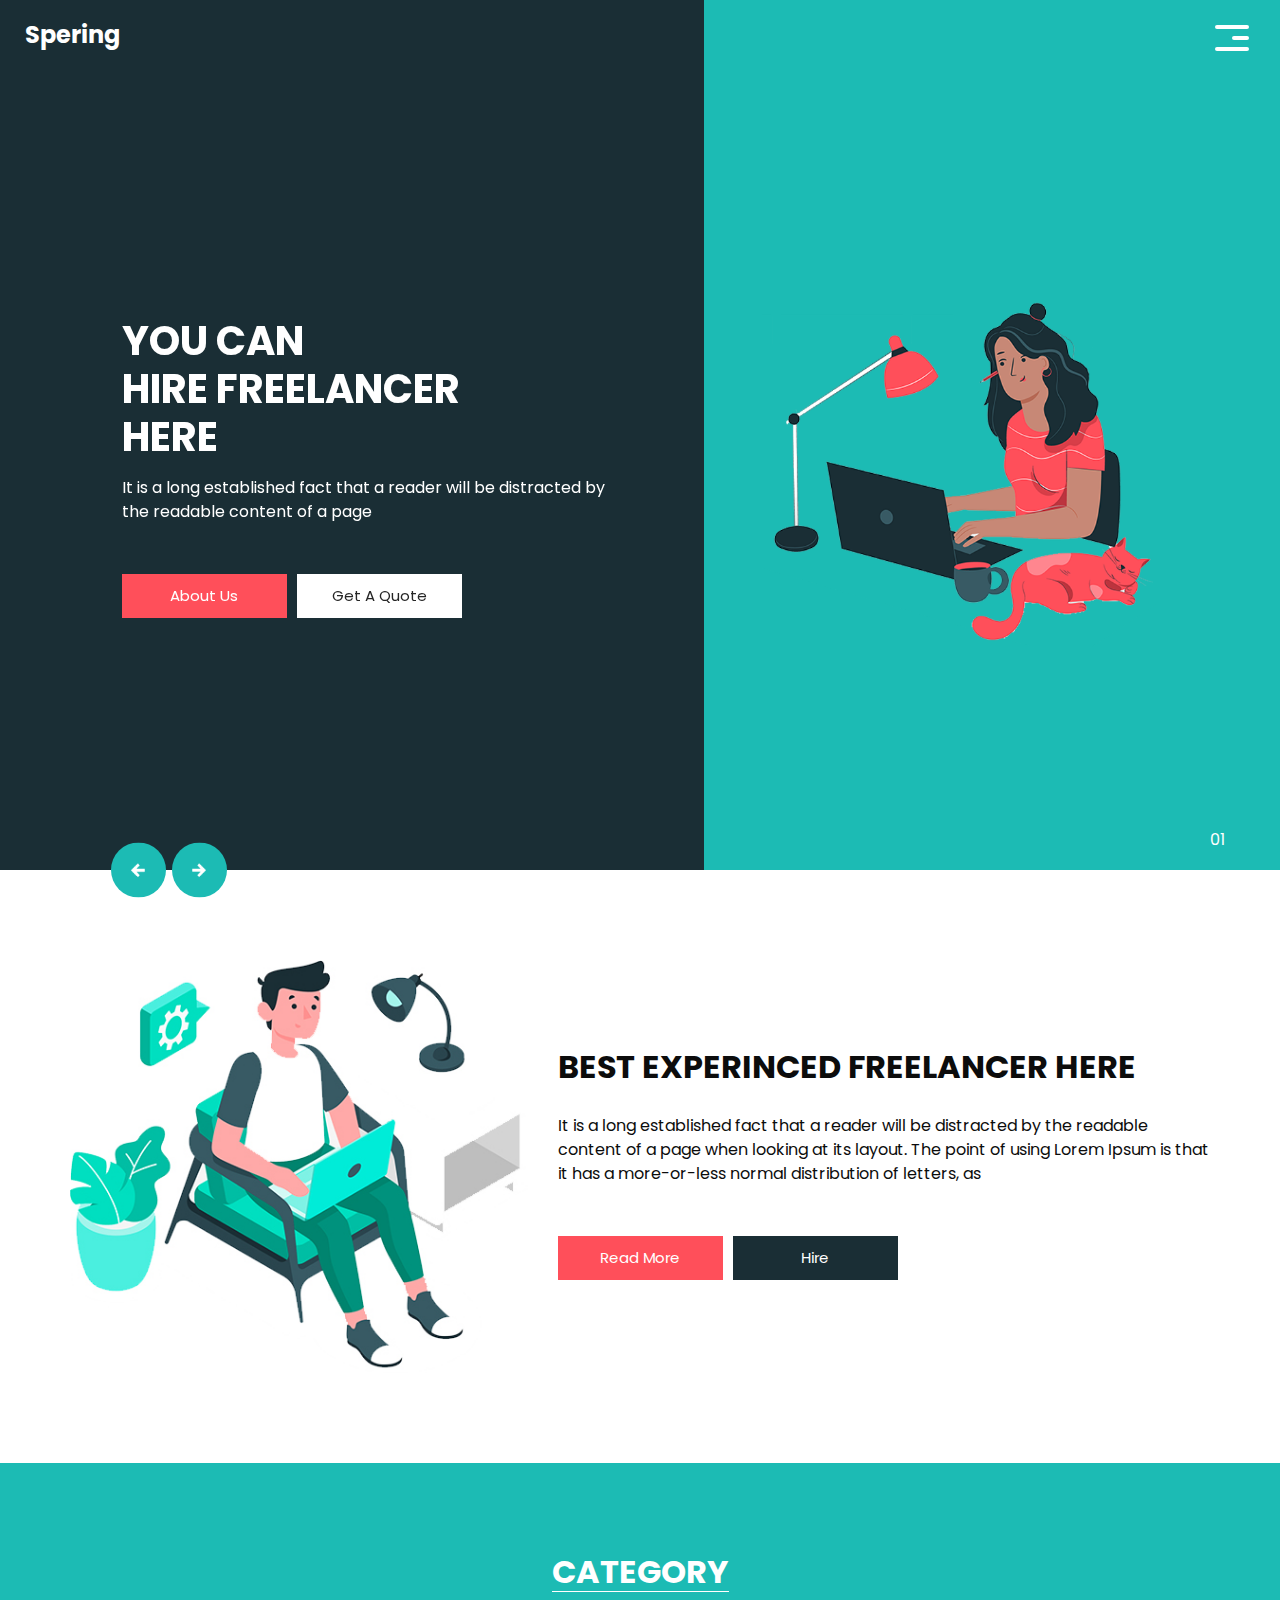
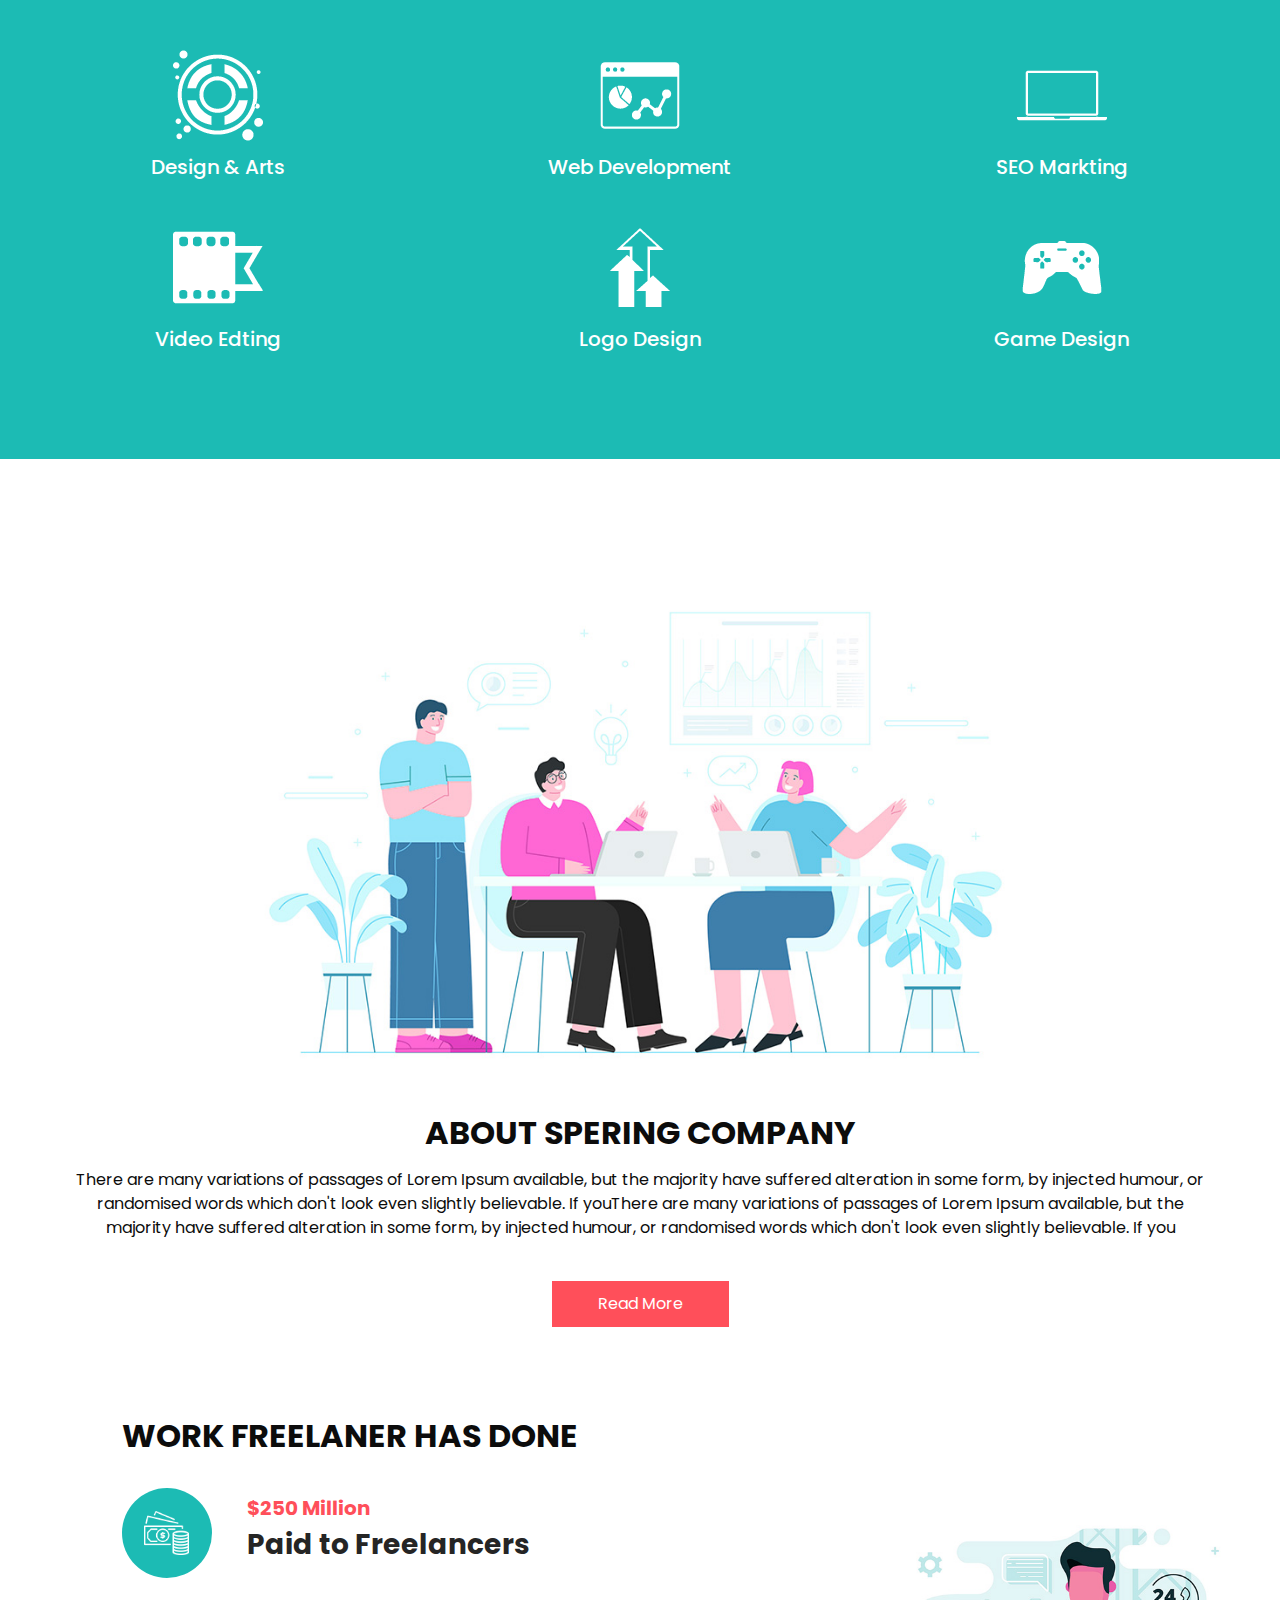
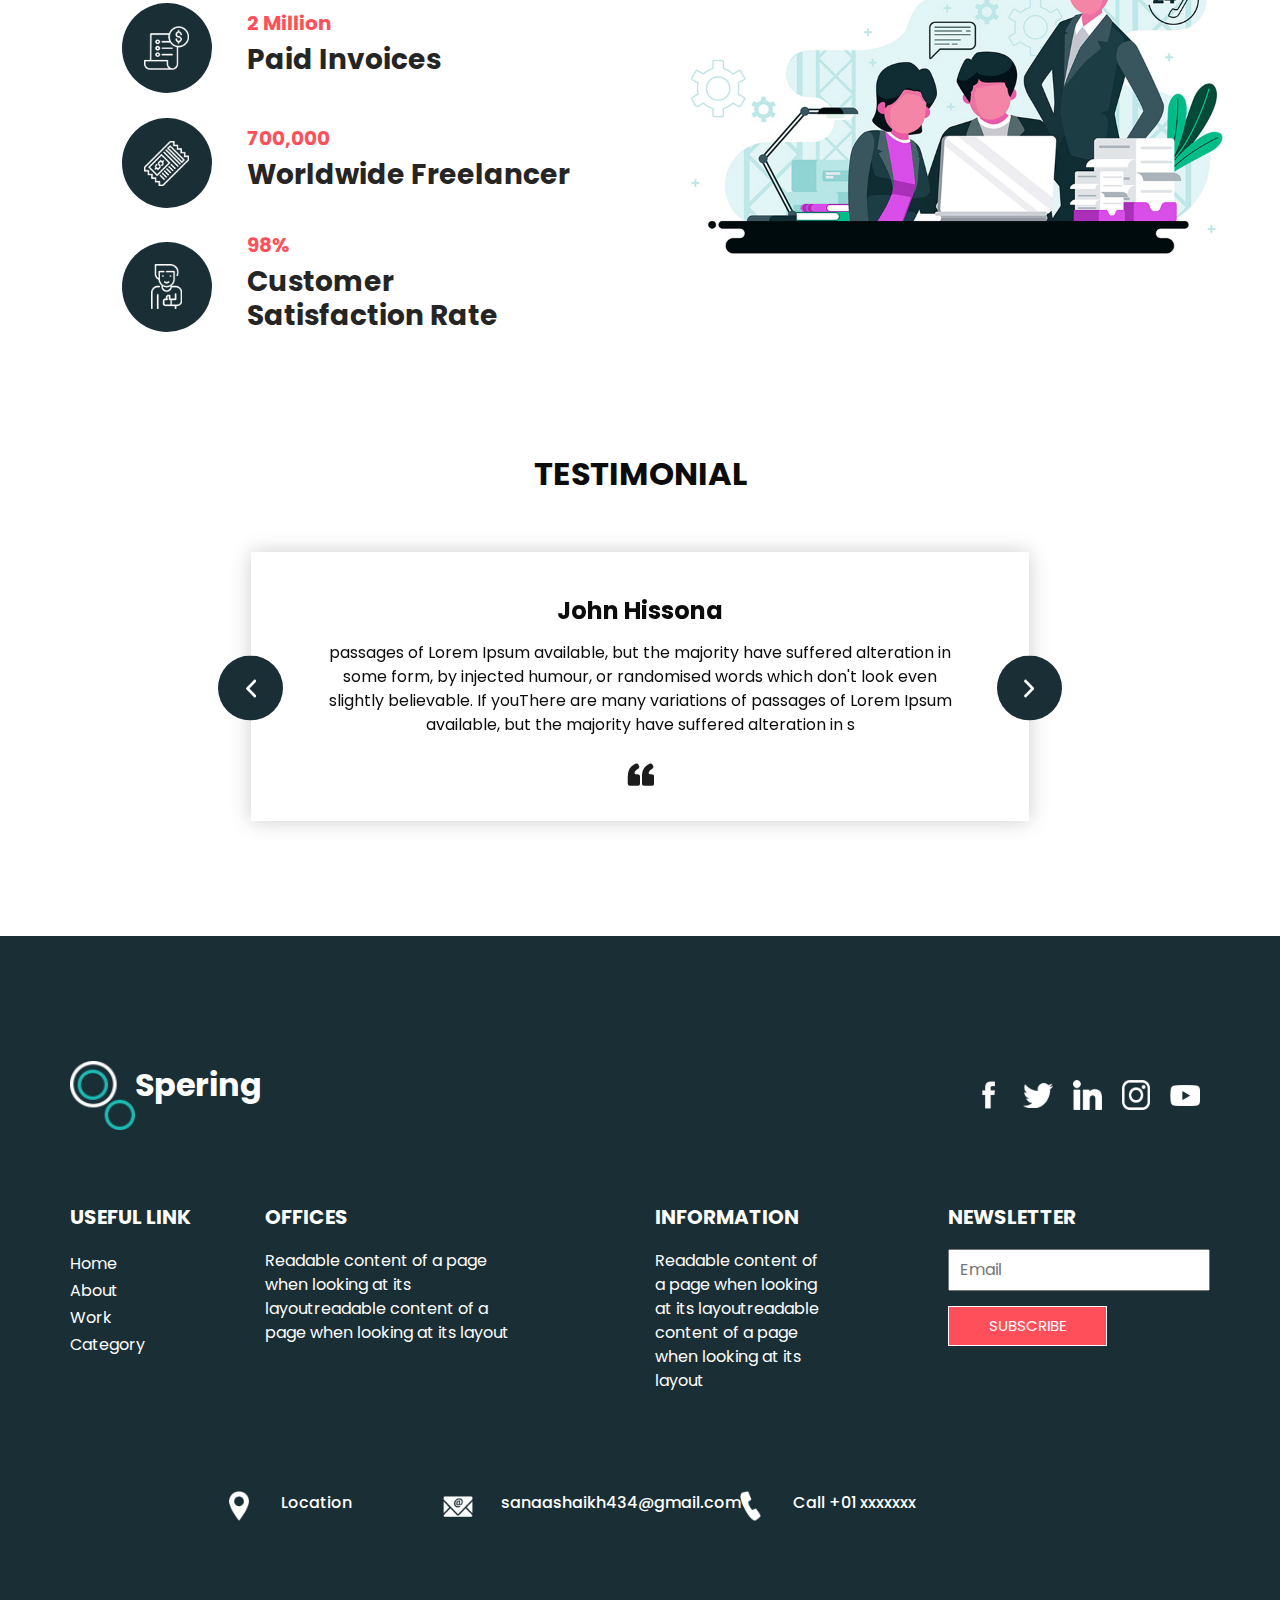
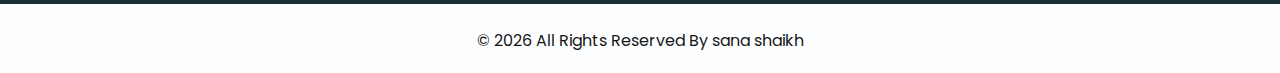
<file: profileone/index.html>
<!DOCTYPE html>
<html>

<head>
  <!-- Basic -->
  <meta charset="utf-8" />
  <meta http-equiv="X-UA-Compatible" content="IE=edge" />
  <!-- Mobile Metas -->
  <meta name="viewport" content="width=device-width, initial-scale=1, shrink-to-fit=no" />
  <!-- Site Metas -->
  <meta name="keywords" content="" />
  <meta name="description" content="" />
  <meta name="author" content="" />

  <title>Spering</title>

  <!-- bootstrap core css -->
  <link rel="stylesheet" type="text/css" href="css/bootstrap.css" />

  <link href="https://fonts.googleapis.com/css?family=Poppins:400,700&display=swap" rel="stylesheet">
  <!-- Custom styles for this template -->
  <link href="css/style.css" rel="stylesheet" />
  <!-- responsive style -->
  <link href="css/responsive.css" rel="stylesheet" />
</head>

<body>
  <div class="hero_area">
    <!-- header section strats -->
    <header class="header_section">
      <div class="container-fluid">
        <nav class="navbar navbar-expand-lg custom_nav-container">
          <a class="navbar-brand" href="index.html">
            
            <span>
              Spering
            </span>
          </a>
          <button class="navbar-toggler" type="button" data-toggle="collapse" data-target="#navbarSupportedContent" aria-controls="navbarSupportedContent" aria-expanded="false" aria-label="Toggle navigation">
            <span class="navbar-toggler-icon"></span>
          </button>

          <div class="collapse navbar-collapse" id="navbarSupportedContent">
            <ul class="navbar-nav  ">
              <li class="nav-item active">
                <a class="nav-link" href="index.html">Home <span class="sr-only">(current)</span></a>
              </li>
              <li class="nav-item">
                <a class="nav-link" href="about.html"> About</a>
              </li>
              <li class="nav-item">
                <a class="nav-link" href="work.html">Work </a>
              </li>
              <li class="nav-item">
                <a class="nav-link" href="category.html"> Category </a>
              </li>
            </ul>
            <div class="user_option">
              <a href="">
                <span>
                  Login
                </span>
              </a>
              <form class="form-inline my-2 my-lg-0 ml-0 ml-lg-4 mb-3 mb-lg-0">
                <button class="btn  my-2 my-sm-0 nav_search-btn" type="submit"></button>
              </form>
            </div>
          </div>
          <div>
            <div class="custom_menu-btn ">
              <button>
                <span class=" s-1">

                </span>
                <span class="s-2">

                </span>
                <span class="s-3">

                </span>
              </button>
            </div>
          </div>

        </nav>
      </div>
    </header>
    <!-- end header section -->
    <!-- slider section -->
    <section class="slider_section ">
      <div class="carousel_btn-container">
        <a class="carousel-control-prev" href="#carouselExampleIndicators" role="button" data-slide="prev">
          <span class="sr-only">Previous</span>
        </a>
        <a class="carousel-control-next" href="#carouselExampleIndicators" role="button" data-slide="next">
          <span class="sr-only">Next</span>
        </a>
      </div>
      <div id="carouselExampleIndicators" class="carousel slide" data-ride="carousel">
        <ol class="carousel-indicators">
          <li data-target="#carouselExampleIndicators" data-slide-to="0" class="active">01</li>
          <li data-target="#carouselExampleIndicators" data-slide-to="1">02</li>
          <li data-target="#carouselExampleIndicators" data-slide-to="2">03</li>
        </ol>
        <div class="carousel-inner">
          <div class="carousel-item active">
            <div class="container-fluid">
              <div class="row">
                <div class="col-md-5 offset-md-1">
                  <div class="detail-box">
                    <h1>
                      You Can <br>
                      Hire Freelancer <br>
                      Here
                    </h1>
                    <p>
                      It is a long established fact that a reader will be distracted by
                      the readable content of a page
                    </p>
                    <div class="btn-box">
                      <a href="" class="btn-1">
                        About Us
                      </a>
                      <a href="" class="btn-2">
                        Get A Quote
                      </a>
                    </div>
                  </div>
                </div>
                <div class="offset-md-1 col-md-4 img-container">
                  <div class="img-box">
                    <img src="images/slider-img.png" alt="">
                  </div>
                </div>
              </div>
            </div>
          </div>
          <div class="carousel-item ">
            <div class="container-fluid">
              <div class="row">
                <div class="col-md-5 offset-md-1">
                  <div class="detail-box">
                    <h1>
                      You Can <br>
                      Hire Freelancer <br>
                      Here
                    </h1>
                    <p>
                      It is a long established fact that a reader will be distracted by
                      the readable content of a page
                    </p>
                    <div class="btn-box">
                      <a href="" class="btn-1">
                        About Us
                      </a>
                      <a href="" class="btn-2">
                        Get A Quote
                      </a>
                    </div>
                  </div>
                </div>
                <div class="offset-md-1 col-md-4 img-container">
                  <div class="img-box">
                    <img src="images/slider-img.png" alt="">
                  </div>
                </div>
              </div>
            </div>
          </div>
          <div class="carousel-item ">
            <div class="container-fluid">
              <div class="row">
                <div class="col-md-5 offset-md-1">
                  <div class="detail-box">
                    <h1>
                      You Can <br>
                      Hire Freelancer <br>
                      Here
                    </h1>
                    <p>
                      It is a long established fact that a reader will be distracted by
                      the readable content of a page
                    </p>
                    <div class="btn-box">
                      <a href="" class="btn-1">
                        About Us
                      </a>
                      <a href="" class="btn-2">
                        Get A Quote
                      </a>
                    </div>
                  </div>
                </div>
                <div class="offset-md-1 col-md-4 img-container">
                  <div class="img-box">
                    <img src="images/slider-img.png" alt="">
                  </div>
                </div>
              </div>
            </div>
          </div>
        </div>

      </div>

    </section>
    <!-- end slider section -->
  </div>


  <!-- experience section -->

  <section class="experience_section layout_padding">
    <div class="container">
      <div class="row">
        <div class="col-md-5">
          <div class="img-box">
            <img src="images/experience-img.jpg" alt="">
          </div>
        </div>
        <div class="col-md-7">
          <div class="detail-box">
            <div class="heading_container">
              <h2>
                Best Experinced Freelancer Here
              </h2>
            </div>
            <p>
              It is a long established fact that a reader will be distracted by the readable content of a page when looking at its layout. The point of using Lorem Ipsum is that it has a more-or-less normal distribution of letters, as
            </p>
            <div class="btn-box">
              <a href="" class="btn-1">
                Read More
              </a>
              <a href="" class="btn-2">
                Hire
              </a>
            </div>
          </div>
        </div>

      </div>
    </div>
  </section>

  <!-- end experience section -->

  <!-- category section -->

  <section class="category_section layout_padding">
    <div class="container">
      <div class="heading_container">
        <h2>
          Category
        </h2>
      </div>
      <div class="category_container">
        <div class="box">
          <div class="img-box">
            <img src="images/c1.png" alt="">
          </div>
          <div class="detail-box">
            <h5>
              Design & Arts
            </h5>
          </div>
        </div>
        <div class="box">
          <div class="img-box">
            <img src="images/c2.png" alt="">
          </div>
          <div class="detail-box">
            <h5>
              Web Development
            </h5>
          </div>
        </div>
        <div class="box">
          <div class="img-box">
            <img src="images/c3.png" alt="">
          </div>
          <div class="detail-box">
            <h5>
              SEO Markting
            </h5>
          </div>
        </div>
        <div class="box">
          <div class="img-box">
            <img src="images/c4.png" alt="">
          </div>
          <div class="detail-box">
            <h5>
              Video Edting
            </h5>
          </div>
        </div>
        <div class="box">
          <div class="img-box">
            <img src="images/c5.png" alt="">
          </div>
          <div class="detail-box">
            <h5>
              Logo Design
            </h5>
          </div>
        </div>
        <div class="box">
          <div class="img-box">
            <img src="images/c6.png" alt="">
          </div>
          <div class="detail-box">
            <h5>
              Game Design
            </h5>
          </div>
        </div>
      </div>
    </div>
  </section>


  <!-- end category section -->

  <!-- about section -->

  <section class="about_section layout_padding">
    <div class="container">
      <div class="row">
        <div class="col-md-10 col-lg-9 mx-auto">
          <div class="img-box">
            <img src="images/about-img.jpg" alt="">
          </div>
        </div>
      </div>
      <div class="detail-box">
        <h2>
          About Spering Company
        </h2>
        <p>
          There are many variations of passages of Lorem Ipsum available, but the majority have suffered alteration in some form, by injected humour, or randomised words which don't look even slightly believable. If youThere are many variations of passages of Lorem Ipsum available, but the majority have suffered alteration in some form, by injected humour, or randomised words which don't look even slightly believable. If you
        </p>
        <a href="">
          Read More
        </a>
      </div>
    </div>
  </section>

  <!-- end about section -->

  <!-- freelance section -->

  <section class="freelance_section ">
    <div id="accordion">
      <div class="container-fluid">
        <div class="row">
          <div class="col-md-5 offset-md-1">
            <div class="detail-box">
              <div class="heading_container">
                <h2>
                  Work Freelaner Has Done
                </h2>
              </div>
              <div class="tab_container">
                <div class="t-link-box" data-toggle="collapse" data-target="#collapseOne" aria-expanded="true" aria-controls="collapseOne">
                  <div class="img-box">
                    <img src="images/f1.png" alt="">
                  </div>
                  <div class="detail-box">
                    <h5>
                      $250 Million
                    </h5>
                    <h3>
                      Paid to Freelancers
                    </h3>
                  </div>
                </div>
                <div class="t-link-box collapsed" data-toggle="collapse" data-target="#collapseTwo" aria-expanded="false" aria-controls="collapseTwo">
                  <div class="img-box">
                    <img src="images/f2.png" alt="">
                  </div>
                  <div class="detail-box">
                    <h5>
                      2 Million
                    </h5>
                    <h3>
                      Paid Invoices
                    </h3>
                  </div>
                </div>
                <div class="t-link-box collapsed" data-toggle="collapse" data-target="#collapseThree" aria-expanded="false" aria-controls="collapseThree">
                  <div class="img-box">
                    <img src="images/f3.png" alt="">
                  </div>
                  <div class="detail-box">
                    <h5>
                      700,000
                    </h5>
                    <h3>
                      Worldwide Freelancer
                    </h3>
                  </div>
                </div>
                <div class="t-link-box collapsed" data-toggle="collapse" data-target="#collapseFour" aria-expanded="false" aria-controls="collapseFour">
                  <div class="img-box">
                    <img src="images/f4.png" alt="">
                  </div>
                  <div class="detail-box">
                    <h5>
                      98%
                    </h5>
                    <h3>
                      Customer <br>
                      Satisfaction Rate
                    </h3>
                  </div>
                </div>
              </div>
            </div>
          </div>
          <div class="col-md-6">
            <div class="collapse show" id="collapseOne" aria-labelledby="headingOne" data-parent="#accordion">
              <div class="img-box">
                <img src="images/freelance-img.jpg" alt="">
              </div>
            </div>
            <div class="collapse" id="collapseTwo" aria-labelledby="headingTwo" data-parent="#accordion">
              <div class="img-box">
                <img src="images/freelance-img.jpg" alt="">
              </div>
            </div>
            <div class="collapse" id="collapseThree" aria-labelledby="headingThree" data-parent="#accordion">
              <div class="img-box">
                <img src="images/freelance-img.jpg" alt="">
              </div>
            </div>
            <div class="collapse" id="collapseFour" aria-labelledby="headingfour" data-parent="#accordion">
              <div class="img-box">
                <img src="images/freelance-img.jpg" alt="">
              </div>
            </div>
          </div>
        </div>
      </div>
    </div>
  </section>

  <!-- end freelance section -->

  <!-- client section -->

  <section class="client_section layout_padding">
    <div class="container">
      <div class="row">
        <div class="col-lg-9 col-md-10 mx-auto">
          <div class="heading_container">
            <h2>
              Testimonial
            </h2>
          </div>
          <div id="carouselExampleControls" class="carousel slide" data-ride="carousel">
            <div class="carousel-inner">
              <div class="carousel-item active">
                <div class="detail-box">
                  <h4>
                    John Hissona
                  </h4>
                  <p>
                    passages of Lorem Ipsum available, but the majority have suffered alteration in some form, by injected humour, or randomised words which don't look even slightly believable. If youThere are many variations of passages of Lorem Ipsum available, but the majority have suffered alteration in s
                  </p>
                  <img src="images/quote.png" alt="">
                </div>
              </div>
              <div class="carousel-item">
                <div class="detail-box">
                  <h4>
                    John Hissona
                  </h4>
                  <p>
                    passages of Lorem Ipsum available, but the majority have suffered alteration in some form, by injected humour, or randomised words which don't look even slightly believable. If youThere are many variations of passages of Lorem Ipsum available, but the majority have suffered alteration in s
                  </p>
                  <img src="images/quote.png" alt="">
                </div>
              </div>
              <div class="carousel-item">
                <div class="detail-box">
                  <h4>
                    John Hissona
                  </h4>
                  <p>
                    passages of Lorem Ipsum available, but the majority have suffered alteration in some form, by injected humour, or randomised words which don't look even slightly believable. If youThere are many variations of passages of Lorem Ipsum available, but the majority have suffered alteration in s
                  </p>
                  <img src="images/quote.png" alt="">
                </div>
              </div>
            </div>
            <a class="carousel-control-prev" href="#carouselExampleControls" role="button" data-slide="prev">
              <span class="sr-only">Previous</span>
            </a>
            <a class="carousel-control-next" href="#carouselExampleControls" role="button" data-slide="next">
              <span class="sr-only">Next</span>
            </a>
          </div>
        </div>
      </div>
    </div>
  </section>

  <!-- end client section -->



  <!-- info section -->

  <section class="info_section ">
    <div class="info_container layout_padding-top">
      <div class="container">
        <div class="info_top">
          <div class="info_logo">
            <img src="images/logo.png" alt="" />
            <span>
              Spering
            </span>
          </div>
          <div class="social_box">
            <a href="#">
              <img src="images/fb.png" alt="">
            </a>
            <a href="#">
              <img src="images/twitter.png" alt="">
            </a>
            <a href="#">
              <img src="images/linkedin.png" alt="">
            </a>
            <a href="#">
              <img src="images/instagram.png" alt="">
            </a>
            <a href="#">
              <img src="images/youtube.png" alt="">
            </a>
          </div>
        </div>

        <div class="info_main">
          <div class="row">
            <div class="col-md-3 col-lg-2">
              <div class="info_link-box">
                <h5>
                  Useful Link
                </h5>
                <ul>
                  <li class=" active">
                    <a class="" href="index.html">Home <span class="sr-only">(current)</span></a>
                  </li>
                  <li class="">
                    <a class="" href="about.html">About </a>
                  </li>
                  <li class="">
                    <a class="" href="work.html">Work </a>
                  </li>
                  <li class="">
                    <a class="" href="category.html">Category </a>
                  </li>
                </ul>
              </div>
            </div>
            <div class="col-md-3 ">
              <h5>
                Offices
              </h5>
              <p>
                Readable content of a page when looking at its layoutreadable content of a page when looking at its layout
              </p>
            </div>

            <div class="col-md-3 col-lg-2 offset-lg-1">
              <h5>
                Information
              </h5>
              <p>
                Readable content of a page when looking at its layoutreadable content of a page when looking at its layout
              </p>
            </div>

            <div class="col-md-3  offset-lg-1">
              <div class="info_form ">
                <h5>
                  Newsletter
                </h5>
                <form action="">
                  <input type="email" placeholder="Email">
                  <button>
                    Subscribe
                  </button>
                </form>
              </div>
            </div>
          </div>
        </div>
        <div class="row">
          <div class="col-lg-9 col-md-10 mx-auto">
            <div class="info_contact layout_padding2">
              <div class="row">
                <div class="col-md-3">
                  <a href="#" class="link-box">
                    <div class="img-box">
                      <img src="images/location.png" alt="">
                    </div>
                    <div class="detail-box">
                      <h6>
                        Location
                      </h6>
                    </div>
                  </a>
                </div>
                <div class="col-md-4">
                  <a href="#" class="link-box">
                    <div class="img-box">
                      <img src="images/mail.png" alt="">
                    </div>
                    <div class="detail-box">
                      <h6>
                        sanaashaikh434@gmail.com
                      </h6>
                    </div>
                  </a>
                </div>
                <div class="col-md-5">
                  <a href="#" class="link-box">
                    <div class="img-box">
                      <img src="images/call.png" alt="">
                    </div>
                    <div class="detail-box">
                      <h6>
                        Call +01 xxxxxxx
                      </h6>
                    </div>
                  </a>
                </div>
              </div>
            </div>
          </div>
        </div>

      </div>
    </div>
  </section>

  <!-- end info section -->

  <!-- footer section -->
  <footer class="container-fluid footer_section ">
    <div class="container">
      <p>
        &copy; <span id="displayDate"></span> All Rights Reserved By
        <a >sana shaikh</a>
      </p>
    </div>
  </footer>
  <!-- end  footer section -->


  <script src="js/jquery-3.4.1.min.js"></script>
  <script src="js/bootstrap.js"></script>
  <script src="js/custom.js"></script>


</body>
</body>

</html>
</file>
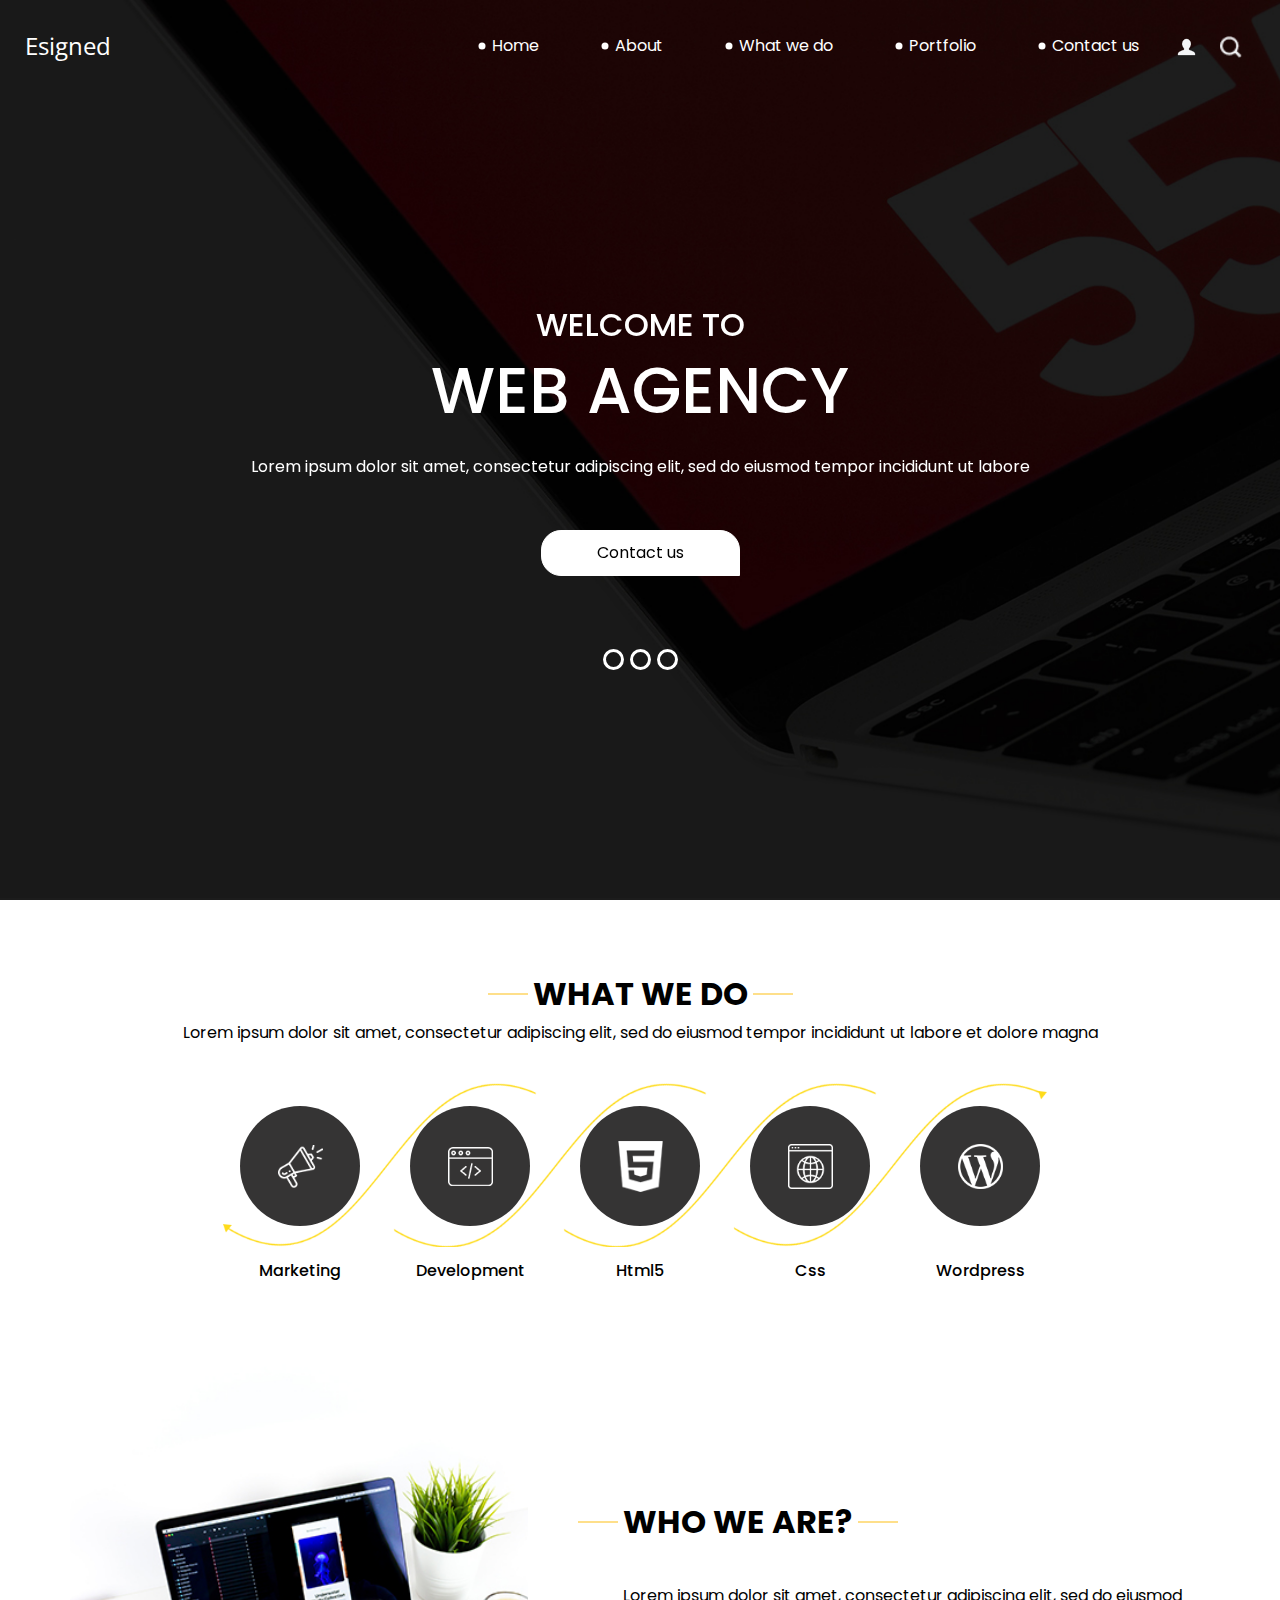
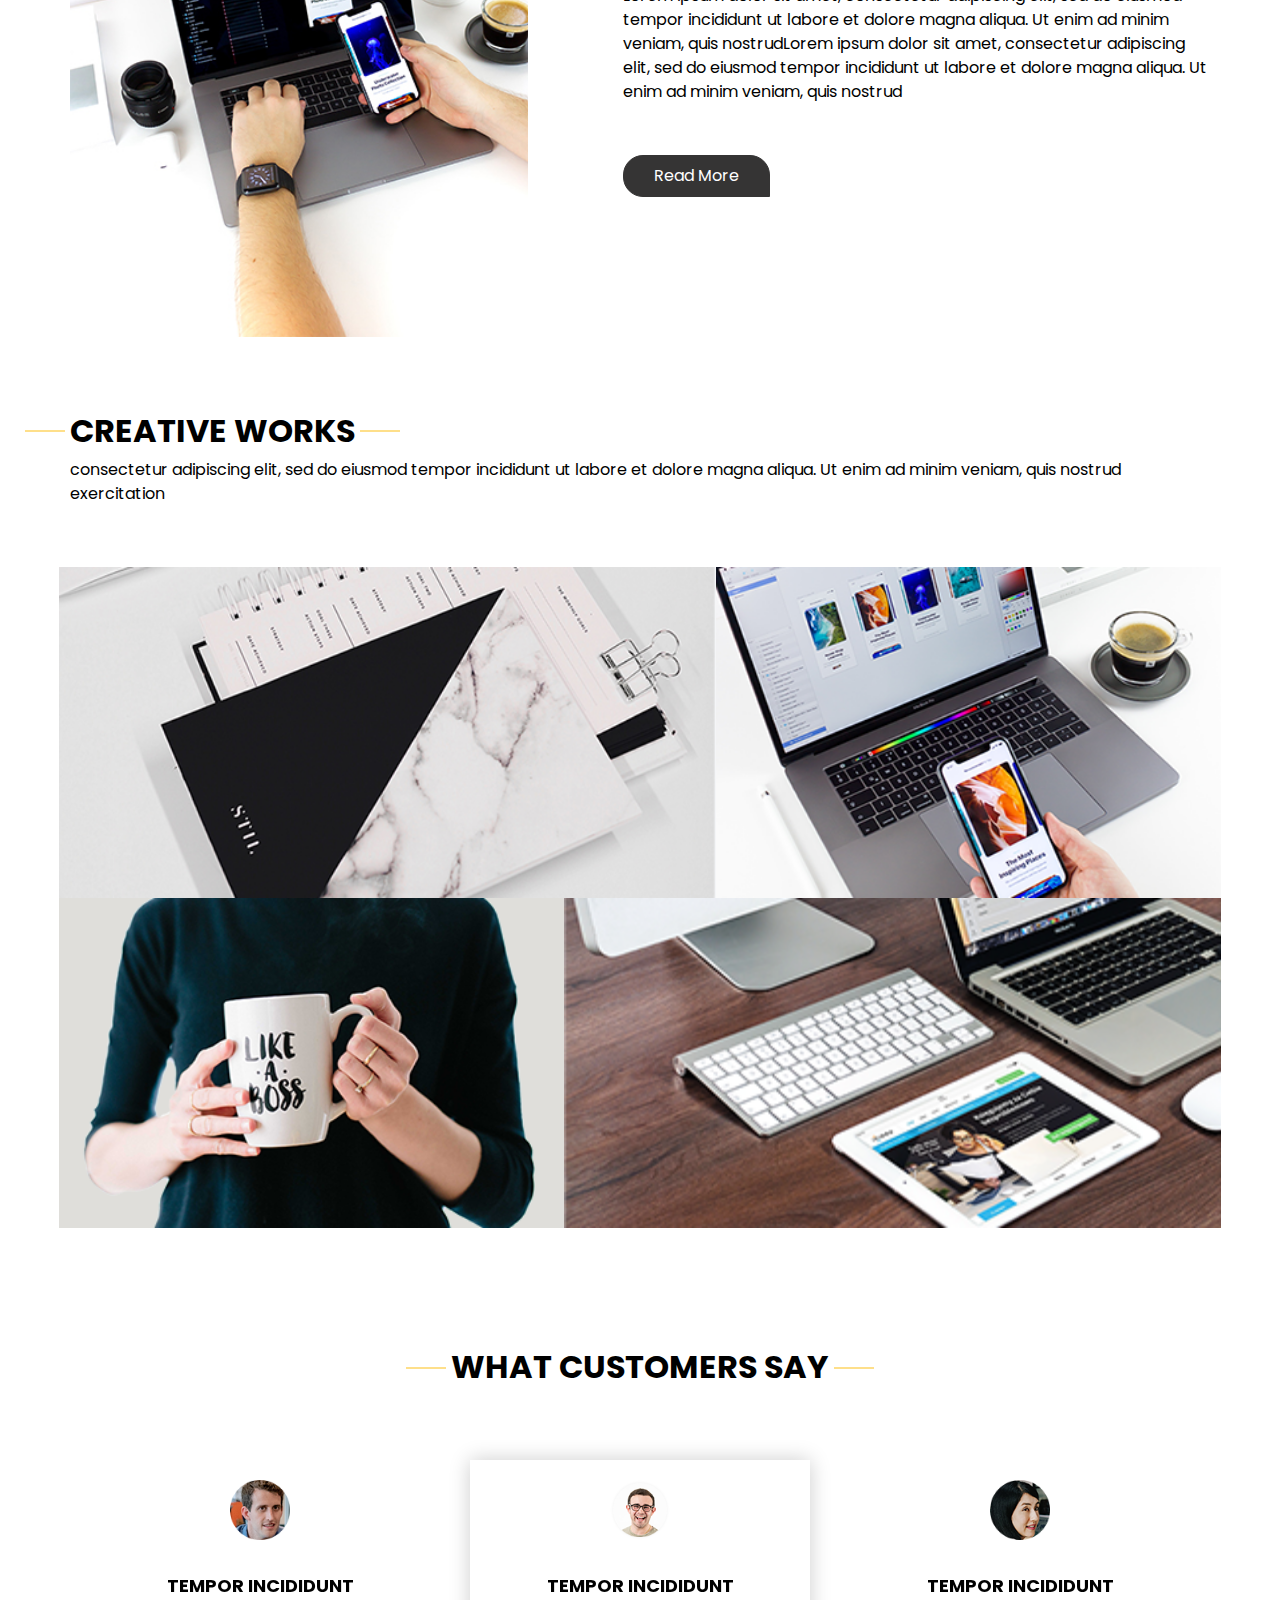
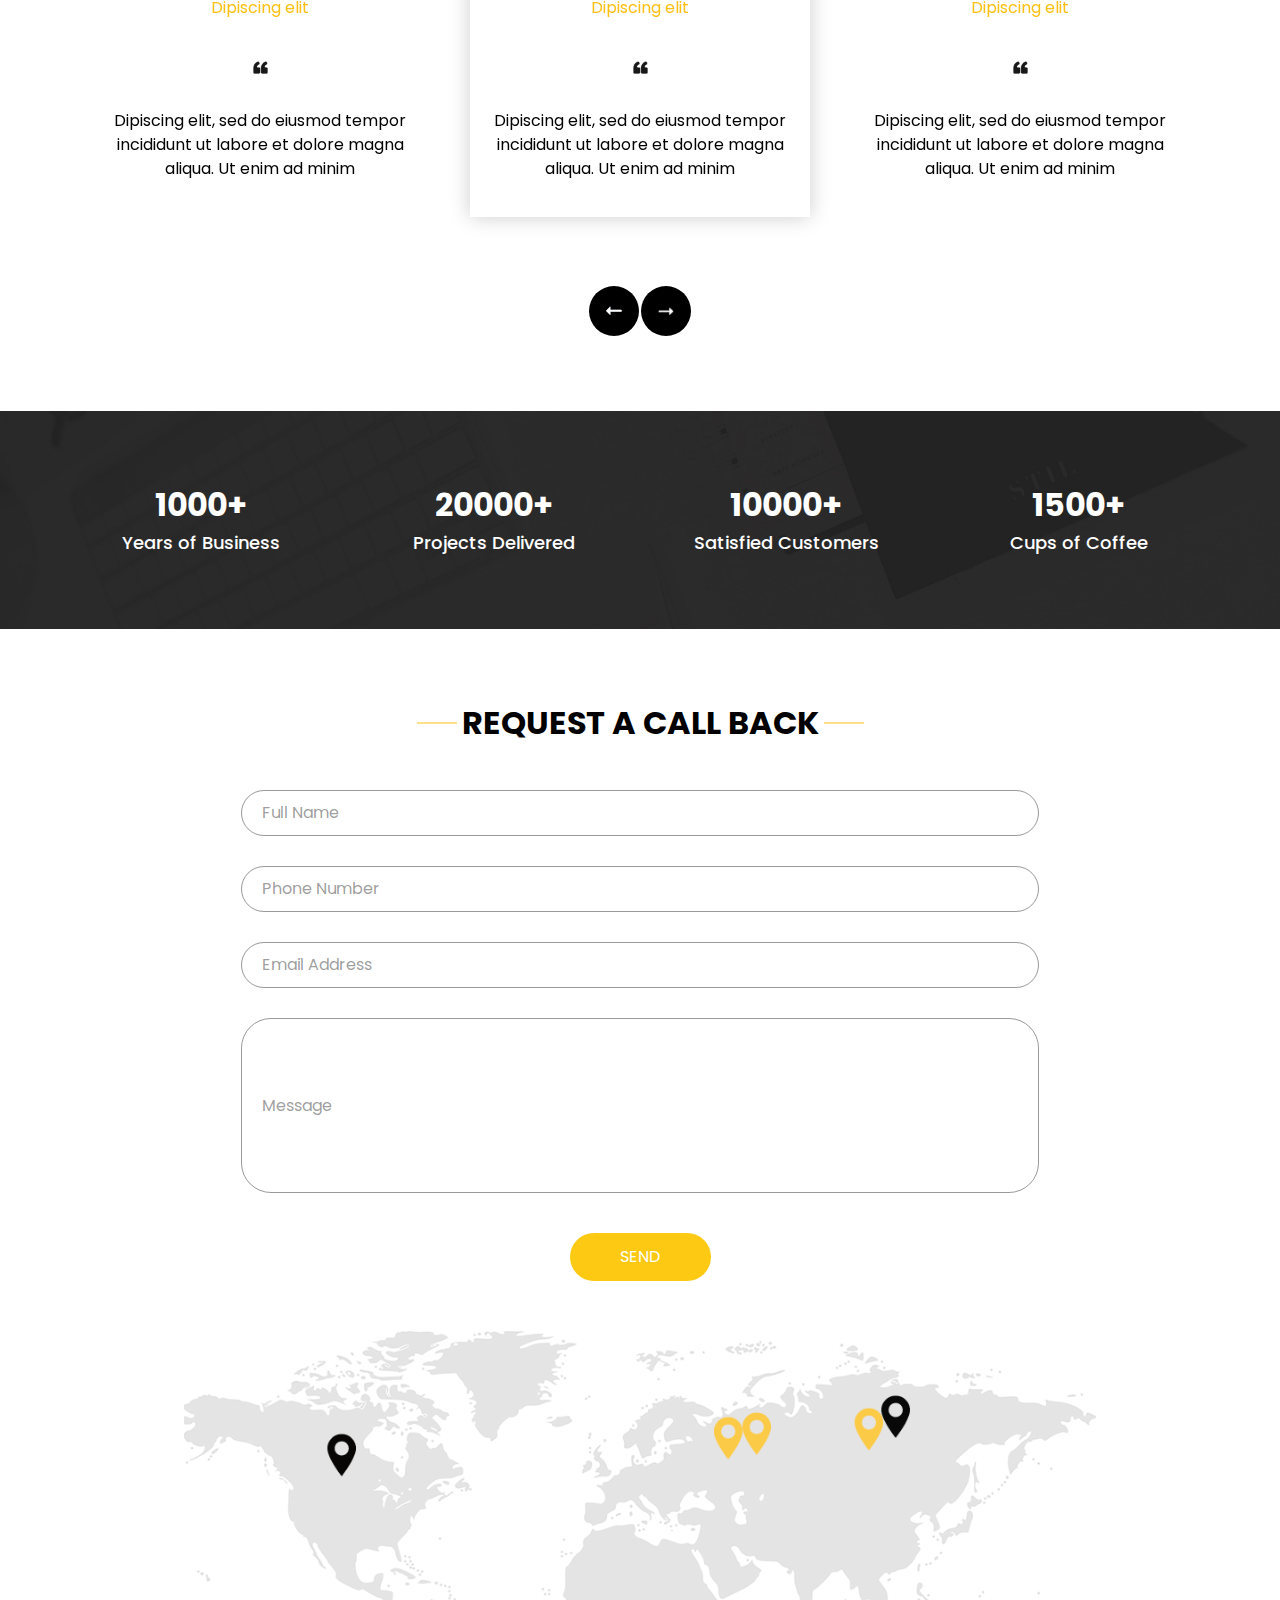
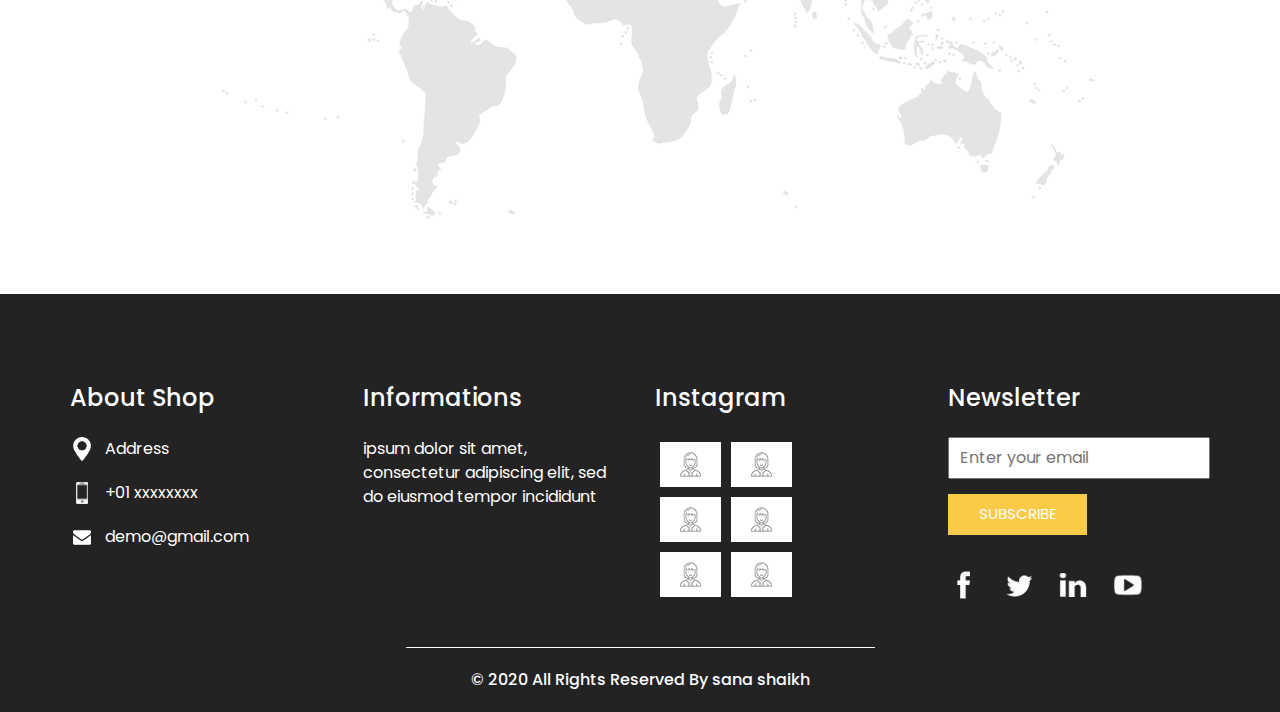
<file: profilethree/index.html>
<!DOCTYPE html>
<html>

<head>
  <!-- Basic -->
  <meta charset="utf-8" />
  <meta http-equiv="X-UA-Compatible" content="IE=edge" />
  <!-- Mobile Metas -->
  <meta name="viewport" content="width=device-width, initial-scale=1, shrink-to-fit=no" />
  <!-- Site Metas -->
  <meta name="keywords" content="" />
  <meta name="description" content="" />
  <meta name="author" content="" />

  <title>Esigned</title>

  <!-- slider stylesheet -->
  <!-- slider stylesheet -->
  <link rel="stylesheet" type="text/css" href="https://cdnjs.cloudflare.com/ajax/libs/OwlCarousel2/2.3.4/assets/owl.carousel.min.css" />

  <!-- bootstrap core css -->
  <link rel="stylesheet" type="text/css" href="css/bootstrap.css" />

  <!-- fonts style -->
  <link href="https://fonts.googleapis.com/css?family=Open+Sans:400,700|Poppins:400,700&display=swap" rel="stylesheet">
  <!-- Custom styles for this template -->
  <link href="css/style.css" rel="stylesheet" />
  <!-- responsive style -->
  <link href="css/responsive.css" rel="stylesheet" />
</head>

<body>
  <div class="hero_area">
    <!-- header section strats -->
    <header class="header_section">
      <div class="container-fluid">
        <nav class="navbar navbar-expand-lg custom_nav-container pt-3">
          <a class="navbar-brand" href="index.html">
            <span>
              Esigned
            </span>
          </a>
          <button class="navbar-toggler" type="button" data-toggle="collapse" data-target="#navbarSupportedContent" aria-controls="navbarSupportedContent" aria-expanded="false" aria-label="Toggle navigation">
            <span class="navbar-toggler-icon"></span>
          </button>

          <div class="collapse navbar-collapse" id="navbarSupportedContent">
            <div class="d-flex ml-auto flex-column flex-lg-row align-items-center">
              <ul class="navbar-nav  ">
                <li class="nav-item active">
                  <a class="nav-link" href="index.html">Home <span class="sr-only">(current)</span></a>
                </li>
                <li class="nav-item">
                  <a class="nav-link" href="about.html"> About </a>
                </li>
                <li class="nav-item">
                  <a class="nav-link" href="do.html"> What we do </a>
                </li>
                <li class="nav-item">
                  <a class="nav-link" href="portfolio.html"> Portfolio </a>
                </li>
                <li class="nav-item">
                  <a class="nav-link" href="contact.html">Contact us</a>
                </li>
              </ul>
              <div class="user_option">
                <a href="">
                  <img src="images/user.png" alt="">
                </a>
                <form class="form-inline my-2 my-lg-0 ml-0 ml-lg-4 mb-3 mb-lg-0">
                  <button class="btn  my-2 my-sm-0 nav_search-btn" type="submit"></button>
                </form>
              </div>
            </div>
          </div>
        </nav>
      </div>
    </header>
    <!-- end header section -->
    <!-- slider section -->
    <section class=" slider_section position-relative">
      <div class="container">
        <div id="carouselExampleIndicators" class="carousel slide" data-ride="carousel">
          <ol class="carousel-indicators">
            <li data-target="#carouselExampleIndicators" data-slide-to="0" class="active"></li>
            <li data-target="#carouselExampleIndicators" data-slide-to="1"></li>
            <li data-target="#carouselExampleIndicators" data-slide-to="2"></li>
          </ol>
          <div class="carousel-inner">
            <div class="carousel-item active">
              <div class="row">
                <div class="col">
                  <div class="detail-box">
                    <div>
                      <h2>
                        welcome to

                      </h2>
                      <h1>
                        web agency
                      </h1>
                      <p>
                        Lorem ipsum dolor sit amet, consectetur adipiscing elit, sed do eiusmod tempor incididunt ut
                        labore
                      </p>
                      <div class="">
                        <a href="">
                          Contact us
                        </a>
                      </div>
                    </div>
                  </div>
                </div>
              </div>
            </div>
            <div class="carousel-item">
              <div class="row">
                <div class="col">
                  <div class="detail-box">
                    <div>
                      <h2>
                        welcome to

                      </h2>
                      <h1>
                        web agency
                      </h1>
                      <p>
                        Lorem ipsum dolor sit amet, consectetur adipiscing elit, sed do eiusmod tempor incididunt ut
                        labore
                      </p>
                      <div class="">
                        <a href="">
                          Contact us
                        </a>
                      </div>
                    </div>
                  </div>
                </div>
              </div>
            </div>
            <div class="carousel-item">
              <div class="row">
                <div class="col">
                  <div class="detail-box">
                    <div>
                      <h2>
                        welcome to

                      </h2>
                      <h1>
                        web agency
                      </h1>
                      <p>
                        Lorem ipsum dolor sit amet, consectetur adipiscing elit, sed do eiusmod tempor incididunt ut
                        labore
                      </p>
                      <div class="">
                        <a href="">
                          Contact us
                        </a>
                      </div>
                    </div>
                  </div>
                </div>
              </div>
            </div>
          </div>
        </div>

      </div>
    </section>
    <!-- end slider section -->
  </div>

  <!-- do section -->

  <section class="do_section layout_padding">
    <div class="container">
      <div class="heading_container">
        <h2>
          What we do
        </h2>
        <p>
          Lorem ipsum dolor sit amet, consectetur adipiscing elit, sed do eiusmod tempor incididunt ut labore et dolore
          magna
        </p>
      </div>
      <div class="do_container">
        <div class="box arrow-start arrow_bg">
          <div class="img-box">
            <img src="images/d-1.png" alt="">
          </div>
          <div class="detail-box">
            <h6>
              Marketing
            </h6>
          </div>
        </div>
        <div class="box arrow-middle arrow_bg">
          <div class="img-box">
            <img src="images/d-2.png" alt="">
          </div>
          <div class="detail-box">
            <h6>
              Development
            </h6>
          </div>
        </div>
        <div class="box arrow-middle arrow_bg">
          <div class="img-box">
            <img src="images/d-3.png" alt="">
          </div>
          <div class="detail-box">
            <h6>
              Html5
            </h6>
          </div>
        </div>
        <div class="box arrow-end arrow_bg">
          <div class="img-box">
            <img src="images/d-4.png" alt="">
          </div>
          <div class="detail-box">
            <h6>
              Css
            </h6>
          </div>
        </div>
        <div class="box ">
          <div class="img-box">
            <img src="images/d-5.png" alt="">
          </div>
          <div class="detail-box">
            <h6>
              Wordpress
            </h6>
          </div>
        </div>
      </div>
    </div>
  </section>

  <!-- end do section -->

  <!-- who section -->

  <section class="who_section ">
    <div class="container">
      <div class="row">
        <div class="col-md-5">
          <div class="img-box">
            <img src="images/who-img.jpg" alt="">
          </div>
        </div>
        <div class="col-md-7">
          <div class="detail-box">
            <div class="heading_container">
              <h2>
                WHO WE ARE?
              </h2>
            </div>
            <p>
              Lorem ipsum dolor sit amet, consectetur adipiscing elit, sed do eiusmod tempor incididunt ut labore et
              dolore magna aliqua. Ut enim ad minim veniam, quis nostrudLorem ipsum dolor sit amet, consectetur
              adipiscing elit, sed do eiusmod tempor incididunt ut labore et dolore magna aliqua. Ut enim ad minim
              veniam, quis nostrud
            </p>
            <div>
              <a href="">
                Read More
              </a>
            </div>
          </div>
        </div>
      </div>
    </div>
  </section>

  <!-- end who section -->


  <!-- work section -->
  <section class="work_section layout_padding">
    <div class="container">
      <div class="heading_container">
        <h2>
          CREATIVE WORKS
        </h2>
        <p>
          consectetur adipiscing elit, sed do eiusmod tempor incididunt ut labore et dolore magna aliqua. Ut enim ad
          minim veniam, quis nostrud exercitation
        </p>
      </div>
      <div class="work_container layout_padding2">
        <div class="box b-1">
          <img src="images/w-1.png" alt="">
        </div>
        <div class="box b-2">
          <img src="images/w-2.png" alt="">

        </div>
        <div class="box b-3">
          <img src="images/w-3.png" alt="">

        </div>
        <div class="box b-4">
          <img src="images/w-4.png" alt="">

        </div>
      </div>
    </div>
  </section>

  <!-- end work section -->

  <!-- client section -->
  <section class="client_section">
    <div class="container">
      <div class="heading_container">
        <h2>
          WHAT CUSTOMERS SAY
        </h2>
      </div>
      <div class="carousel-wrap ">
        <div class="owl-carousel">
          <div class="item">
            <div class="box">
              <div class="img-box">
                <img src="images/c-1.png" alt="">
              </div>
              <div class="detail-box">
                <h5>
                  Tempor incididunt <br>
                  <span>
                    Dipiscing elit
                  </span>
                </h5>
                <img src="images/quote.png" alt="">
                <p>
                  Dipiscing elit, sed do eiusmod tempor incididunt ut labore et dolore magna aliqua. Ut enim ad minim
                </p>
              </div>
            </div>
          </div>
          <div class="item">
            <div class="box">
              <div class="img-box">
                <img src="images/c-2.png" alt="">
              </div>
              <div class="detail-box">
                <h5>
                  Tempor incididunt <br>
                  <span>
                    Dipiscing elit
                  </span>
                </h5>
                <img src="images/quote.png" alt="">
                <p>
                  Dipiscing elit, sed do eiusmod tempor incididunt ut labore et dolore magna aliqua. Ut enim ad minim
                </p>
              </div>
            </div>
          </div>
          <div class="item">
            <div class="box">
              <div class="img-box">
                <img src="images/c-3.png" alt="">
              </div>
              <div class="detail-box">
                <h5>
                  Tempor incididunt <br>
                  <span>
                    Dipiscing elit
                  </span>
                </h5>
                <img src="images/quote.png" alt="">
                <p>
                  Dipiscing elit, sed do eiusmod tempor incididunt ut labore et dolore magna aliqua. Ut enim ad minim
                </p>
              </div>
            </div>
          </div>
        </div>
      </div>
    </div>
  </section>

  <!-- end client section -->

  <!-- target section -->
  <section class="target_section layout_padding2">
    <div class="container">
      <div class="row">
        <div class="col-md-3 col-sm-6">
          <div class="detail-box">
            <h2>
              1000+
            </h2>
            <h5>
              Years of Business
            </h5>
          </div>
        </div>
        <div class="col-md-3 col-sm-6">
          <div class="detail-box">
            <h2>
              20000+
            </h2>
            <h5>
              Projects Delivered
            </h5>
          </div>
        </div>
        <div class="col-md-3 col-sm-6">
          <div class="detail-box">
            <h2>
              10000+
            </h2>
            <h5>
              Satisfied Customers
            </h5>
          </div>
        </div>
        <div class="col-md-3 col-sm-6">
          <div class="detail-box">
            <h2>
              1500+
            </h2>
            <h5>
              Cups of Coffee
            </h5>
          </div>
        </div>
      </div>
    </div>
  </section>

  <!-- end target section -->


  <!-- contact section -->

  <section class="contact_section layout_padding">
    <div class="container">

      <div class="heading_container">
        <h2>
          Request A Call Back
        </h2>
      </div>
      <div class="">
        <div class="">
          <div class="row">
            <div class="col-md-9 mx-auto">
              <div class="contact-form">
                <form action="">
                  <div>
                    <input type="text" placeholder="Full Name ">
                  </div>
                  <div>
                    <input type="text" placeholder="Phone Number">
                  </div>
                  <div>
                    <input type="email" placeholder="Email Address">
                  </div>
                  <div>
                    <input type="text" placeholder="Message" class="input_message">
                  </div>
                  <div class="d-flex justify-content-center">
                    <button type="submit" class="btn_on-hover">
                      Send
                    </button>
                  </div>
                </form>
              </div>
            </div>
          </div>
        </div>
      </div>
      <div class="map_img-box">
        <img src="images/map-img.png" alt="">
      </div>
    </div>
  </section>


  <!-- end contact section -->


  <!-- info section -->
  <section class="info_section ">
    <div class="container">
      <div class="row">
        <div class="col-md-3">
          <div class="info_contact">
            <h5>
              About Shop
            </h5>
            <div>
              <div class="img-box">
                <img src="images/location-white.png" width="18px" alt="">
              </div>
              <p>
                Address
              </p>
            </div>
            <div>
              <div class="img-box">
                <img src="images/telephone-white.png" width="12px" alt="">
              </div>
              <p>
                +01 xxxxxxxx
              </p>
            </div>
            <div>
              <div class="img-box">
                <img src="images/envelope-white.png" width="18px" alt="">
              </div>
              <p>
                demo@gmail.com
              </p>
            </div>
          </div>
        </div>
        <div class="col-md-3">
          <div class="info_info">
            <h5>
              Informations
            </h5>
            <p>
              ipsum dolor sit amet, consectetur adipiscing elit, sed do eiusmod tempor incididunt
            </p>
          </div>
        </div>

        <div class="col-md-3">
          <div class="info_insta">
            <h5>
              Instagram
            </h5>
            <div class="insta_container">
              <div>
                <a href="">
                  <div class="insta-box b-1">
                    <img src="images/insta.png" alt="">
                  </div>
                </a>
                <a href="">
                  <div class="insta-box b-2">
                    <img src="images/insta.png" alt="">
                  </div>
                </a>
              </div>

              <div>
                <a href="">
                  <div class="insta-box b-3">
                    <img src="images/insta.png" alt="">
                  </div>
                </a>
                <a href="">
                  <div class="insta-box b-4">
                    <img src="images/insta.png" alt="">
                  </div>
                </a>
              </div>
              <div>
                <a href="">
                  <div class="insta-box b-3">
                    <img src="images/insta.png" alt="">
                  </div>
                </a>
                <a href="">
                  <div class="insta-box b-4">
                    <img src="images/insta.png" alt="">
                  </div>
                </a>
              </div>
            </div>
          </div>
        </div>
        <div class="col-md-3">
          <div class="info_form ">
            <h5>
              Newsletter
            </h5>
            <form action="">
              <input type="email" placeholder="Enter your email">
              <button>
                Subscribe
              </button>
            </form>
            <div class="social_box">
              <a href="">
                <img src="images/fb.png" alt="">
              </a>
              <a href="">
                <img src="images/twitter.png" alt="">
              </a>
              <a href="">
                <img src="images/linkedin.png" alt="">
              </a>
              <a href="">
                <img src="images/youtube.png" alt="">
              </a>
            </div>
          </div>
        </div>
      </div>
    </div>
  </section>

  <!-- end info_section -->


  <!-- footer section -->
  <section class="container-fluid footer_section">
    <p>
      &copy; 2020 All Rights Reserved By
      <a >sana shaikh</a>
    </p>
  </section>
  <!-- footer section -->

  <script type="text/javascript" src="js/jquery-3.4.1.min.js"></script>
  <script type="text/javascript" src="js/bootstrap.js"></script>
  <script type="text/javascript" src="https://cdnjs.cloudflare.com/ajax/libs/OwlCarousel2/2.3.4/owl.carousel.min.js">
  </script>
  <!-- owl carousel script 
    -->
  <script type="text/javascript">
    $(".owl-carousel").owlCarousel({
      loop: true,
      margin: 0,
      navText: [],
      center: true,
      autoplay: true,
      autoplayHoverPause: true,
      responsive: {
        0: {
          items: 1
        },
        1000: {
          items: 3
        }
      }
    });
  </script>
  <!-- end owl carousel script -->

</body>

</html>
</file>
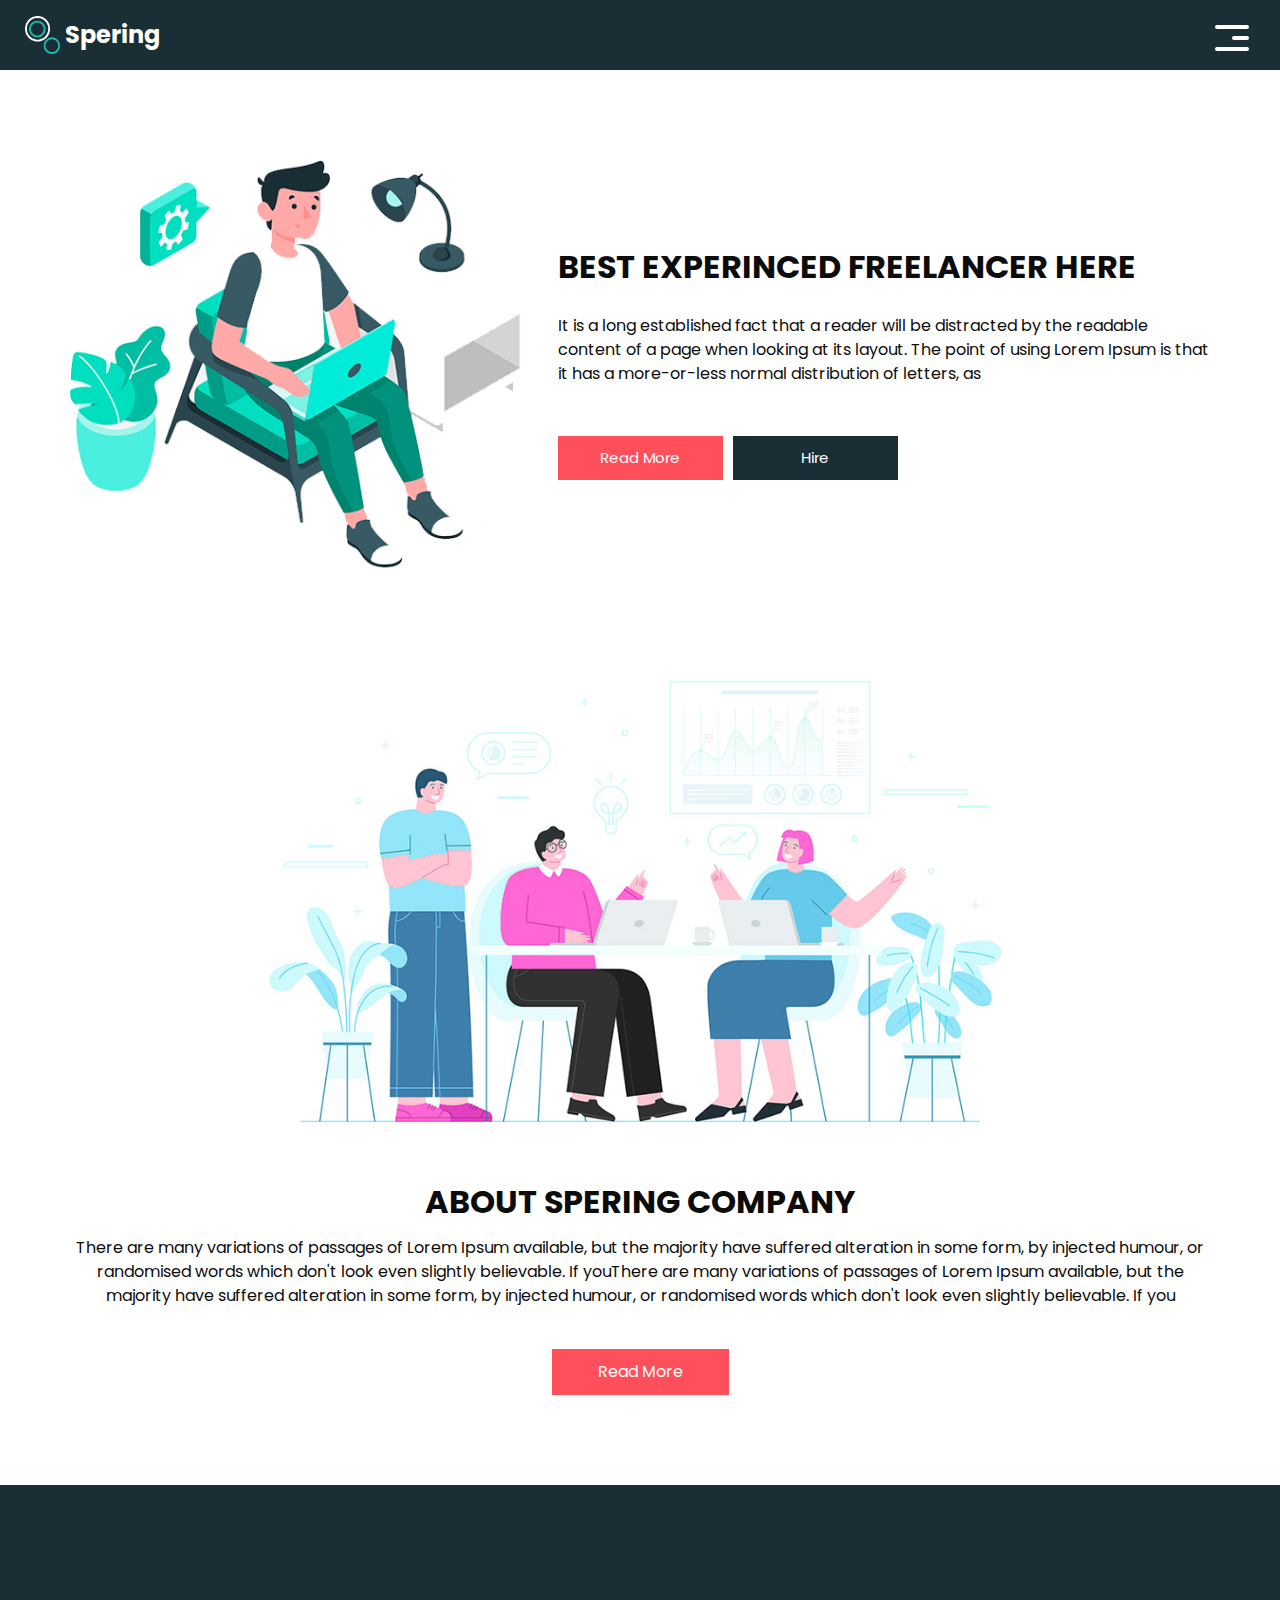
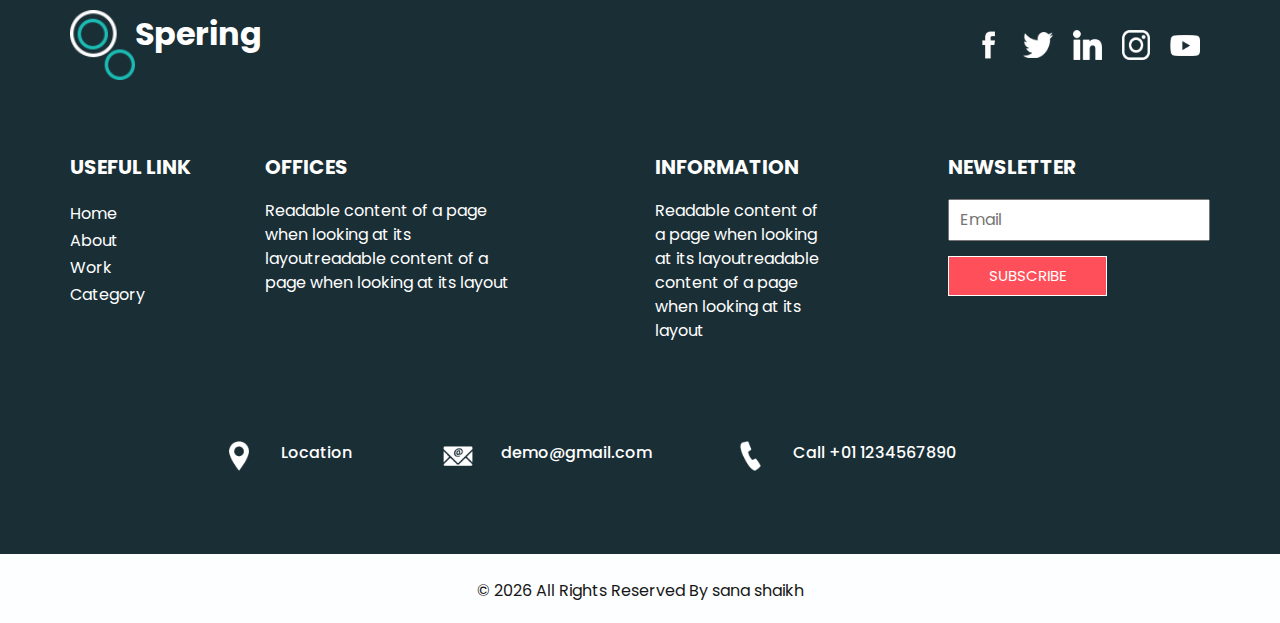
<file: profileone/about.html>
<!DOCTYPE html>
<html>

<head>
  <!-- Basic -->
  <meta charset="utf-8" />
  <meta http-equiv="X-UA-Compatible" content="IE=edge" />
  <!-- Mobile Metas -->
  <meta name="viewport" content="width=device-width, initial-scale=1, shrink-to-fit=no" />
  <!-- Site Metas -->
  <meta name="keywords" content="" />
  <meta name="description" content="" />
  <meta name="author" content="" />

  <title>Spering</title>

  <!-- bootstrap core css -->
  <link rel="stylesheet" type="text/css" href="css/bootstrap.css" />

  <link href="https://fonts.googleapis.com/css?family=Poppins:400,700&display=swap" rel="stylesheet">
  <!-- Custom styles for this template -->
  <link href="css/style.css" rel="stylesheet" />
  <!-- responsive style -->
  <link href="css/responsive.css" rel="stylesheet" />
</head>

<body class="sub_page">
  <div class="hero_area">
    <!-- header section strats -->
    <header class="header_section">
      <div class="container-fluid">
        <nav class="navbar navbar-expand-lg custom_nav-container">
          <a class="navbar-brand" href="index.html">
            <img src="images/logo.png" alt="" />
            <span>
              Spering
            </span>
          </a>
          <button class="navbar-toggler" type="button" data-toggle="collapse" data-target="#navbarSupportedContent" aria-controls="navbarSupportedContent" aria-expanded="false" aria-label="Toggle navigation">
            <span class="navbar-toggler-icon"></span>
          </button>

          <div class="collapse navbar-collapse" id="navbarSupportedContent">
            <ul class="navbar-nav  ">
              <li class="nav-item">
                <a class="nav-link" href="index.html">Home <span class="sr-only">(current)</span></a>
              </li>
              <li class="nav-item active">
                <a class="nav-link" href="about.html"> About</a>
              </li>
              <li class="nav-item">
                <a class="nav-link" href="work.html">Work </a>
              </li>
              <li class="nav-item">
                <a class="nav-link" href="category.html"> Category </a>
              </li>
            </ul>
            <div class="user_option">
              <a href="">
                <span>
                  Login
                </span>
              </a>
              <form class="form-inline my-2 my-lg-0 ml-0 ml-lg-4 mb-3 mb-lg-0">
                <button class="btn  my-2 my-sm-0 nav_search-btn" type="submit"></button>
              </form>
            </div>
          </div>
          <div>
            <div class="custom_menu-btn ">
              <button>
                <span class=" s-1">

                </span>
                <span class="s-2">

                </span>
                <span class="s-3">

                </span>
              </button>
            </div>
          </div>

        </nav>
      </div>
    </header>
    <!-- end header section -->
  </div>


  <!-- experience section -->

  <section class="experience_section layout_padding-top layout_padding2-bottom">
    <div class="container">
      <div class="row">
        <div class="col-md-5">
          <div class="img-box">
            <img src="images/experience-img.jpg" alt="">
          </div>
        </div>
        <div class="col-md-7">
          <div class="detail-box">
            <div class="heading_container">
              <h2>
                Best Experinced Freelancer Here
              </h2>
            </div>
            <p>
              It is a long established fact that a reader will be distracted by the readable content of a page when looking at its layout. The point of using Lorem Ipsum is that it has a more-or-less normal distribution of letters, as
            </p>
            <div class="btn-box">
              <a href="" class="btn-1">
                Read More
              </a>
              <a href="" class="btn-2">
                Hire
              </a>
            </div>
          </div>
        </div>

      </div>
    </div>
  </section>

  <!-- end experience section -->


  <!-- about section -->

  <section class="about_section layout_padding-bottom">
    <div class="container">
      <div class="row">
        <div class="col-md-10 col-lg-9 mx-auto">
          <div class="img-box">
            <img src="images/about-img.jpg" alt="">
          </div>
        </div>
      </div>
      <div class="detail-box">
        <h2>
          About Spering Company
        </h2>
        <p>
          There are many variations of passages of Lorem Ipsum available, but the majority have suffered alteration in some form, by injected humour, or randomised words which don't look even slightly believable. If youThere are many variations of passages of Lorem Ipsum available, but the majority have suffered alteration in some form, by injected humour, or randomised words which don't look even slightly believable. If you
        </p>
        <a href="">
          Read More
        </a>
      </div>
    </div>
  </section>

  <!-- end about section -->

  <!-- info section -->

  <section class="info_section ">
    <div class="info_container layout_padding-top">
      <div class="container">
        <div class="info_top">
          <div class="info_logo">
            <img src="images/logo.png" alt="" />
            <span>
              Spering
            </span>
          </div>
          <div class="social_box">
            <a href="#">
              <img src="images/fb.png" alt="">
            </a>
            <a href="#">
              <img src="images/twitter.png" alt="">
            </a>
            <a href="#">
              <img src="images/linkedin.png" alt="">
            </a>
            <a href="#">
              <img src="images/instagram.png" alt="">
            </a>
            <a href="#">
              <img src="images/youtube.png" alt="">
            </a>
          </div>
        </div>

        <div class="info_main">
          <div class="row">
            <div class="col-md-3 col-lg-2">
              <div class="info_link-box">
                <h5>
                  Useful Link
                </h5>
                <ul>
                  <li class=" active">
                    <a class="" href="index.html">Home <span class="sr-only">(current)</span></a>
                  </li>
                  <li class="">
                    <a class="" href="about.html">About </a>
                  </li>
                  <li class="">
                    <a class="" href="work.html">Work </a>
                  </li>
                  <li class="">
                    <a class="" href="category.html">Category </a>
                  </li>
                </ul>
              </div>
            </div>
            <div class="col-md-3 ">
              <h5>
                Offices
              </h5>
              <p>
                Readable content of a page when looking at its layoutreadable content of a page when looking at its layout
              </p>
            </div>

            <div class="col-md-3 col-lg-2 offset-lg-1">
              <h5>
                Information
              </h5>
              <p>
                Readable content of a page when looking at its layoutreadable content of a page when looking at its layout
              </p>
            </div>

            <div class="col-md-3  offset-lg-1">
              <div class="info_form ">
                <h5>
                  Newsletter
                </h5>
                <form action="">
                  <input type="email" placeholder="Email">
                  <button>
                    Subscribe
                  </button>
                </form>
              </div>
            </div>
          </div>
        </div>
        <div class="row">
          <div class="col-lg-9 col-md-10 mx-auto">
            <div class="info_contact layout_padding2">
              <div class="row">
                <div class="col-md-3">
                  <a href="#" class="link-box">
                    <div class="img-box">
                      <img src="images/location.png" alt="">
                    </div>
                    <div class="detail-box">
                      <h6>
                        Location
                      </h6>
                    </div>
                  </a>
                </div>
                <div class="col-md-4">
                  <a href="#" class="link-box">
                    <div class="img-box">
                      <img src="images/mail.png" alt="">
                    </div>
                    <div class="detail-box">
                      <h6>
                        demo@gmail.com
                      </h6>
                    </div>
                  </a>
                </div>
                <div class="col-md-5">
                  <a href="#" class="link-box">
                    <div class="img-box">
                      <img src="images/call.png" alt="">
                    </div>
                    <div class="detail-box">
                      <h6>
                        Call +01 1234567890
                      </h6>
                    </div>
                  </a>
                </div>
              </div>
            </div>
          </div>
        </div>

      </div>
    </div>
  </section>

  <!-- end info section -->

  <!-- footer section -->
  <footer class="container-fluid footer_section ">
    <div class="container">
      <p>
        &copy; <span id="displayDate"></span> All Rights Reserved By
        <a >sana shaikh</a>
      </p>
    </div>
  </footer>
  <!-- end  footer section -->


  <script src="js/jquery-3.4.1.min.js"></script>
  <script src="js/bootstrap.js"></script>
  <script src="js/custom.js"></script>


</body>
</body>

</html>
</file>
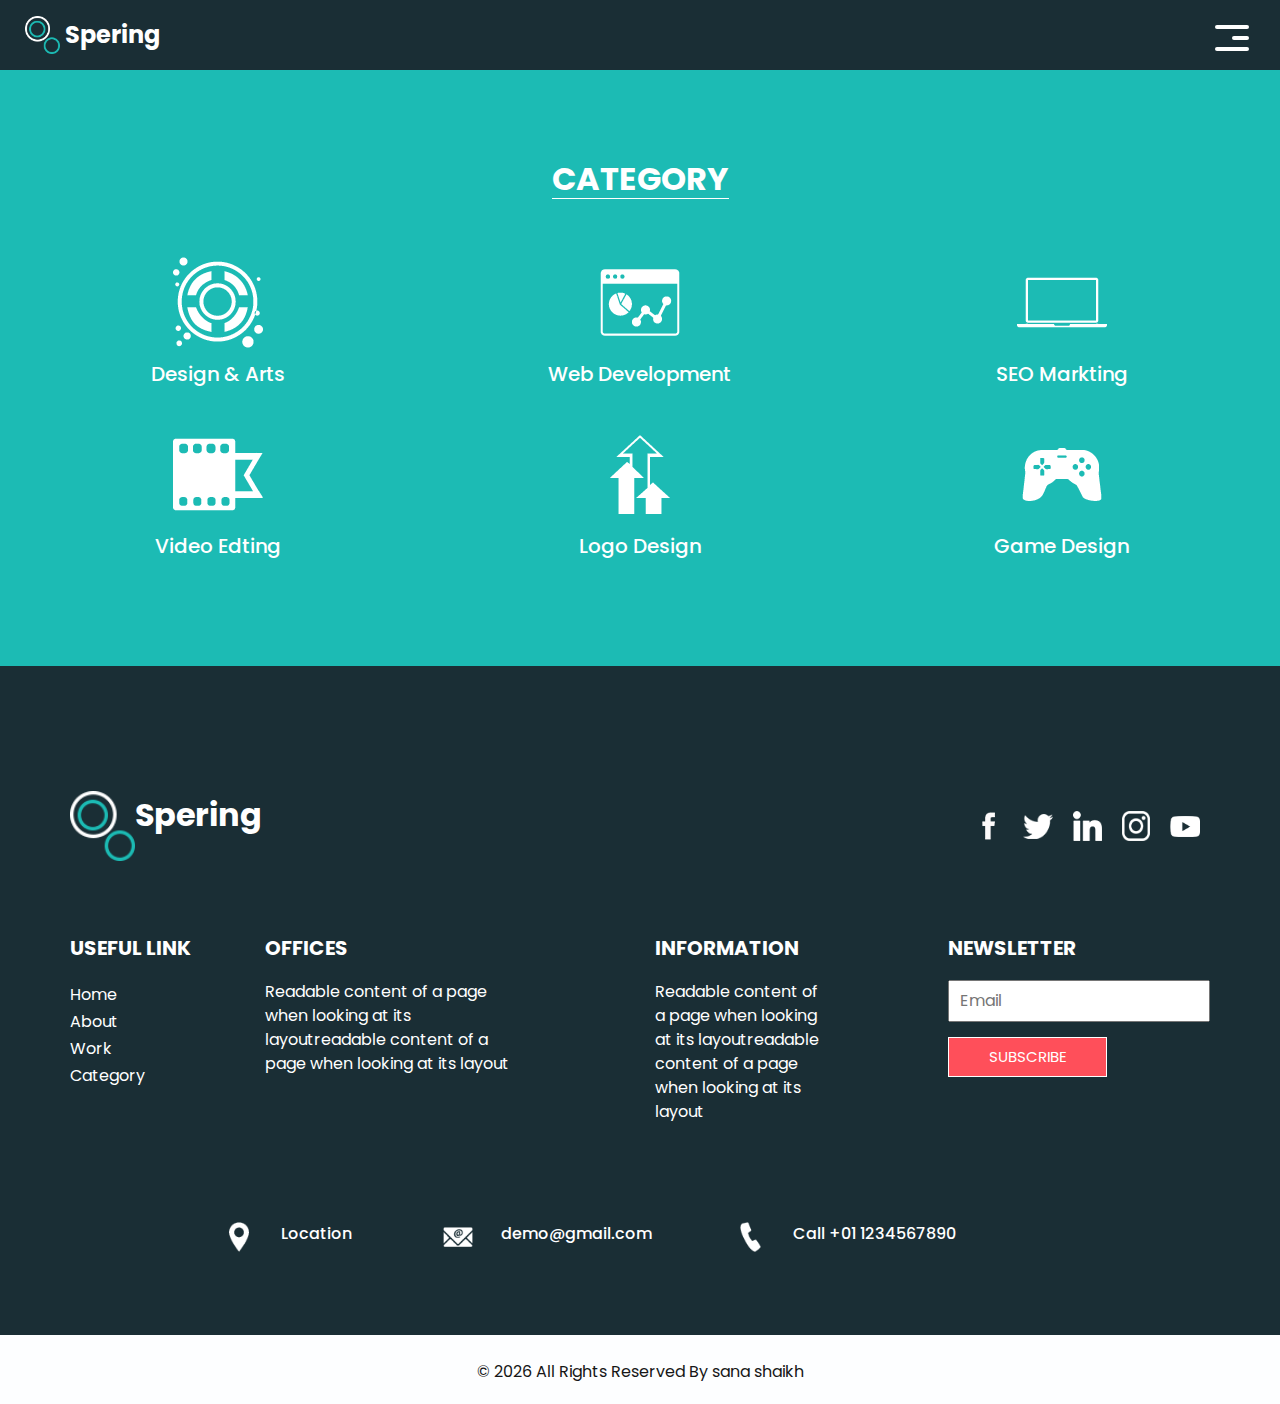
<file: profileone/category.html>
<!DOCTYPE html>
<html>

<head>
  <!-- Basic -->
  <meta charset="utf-8" />
  <meta http-equiv="X-UA-Compatible" content="IE=edge" />
  <!-- Mobile Metas -->
  <meta name="viewport" content="width=device-width, initial-scale=1, shrink-to-fit=no" />
  <!-- Site Metas -->
  <meta name="keywords" content="" />
  <meta name="description" content="" />
  <meta name="author" content="" />

  <title>Spering</title>

  <!-- bootstrap core css -->
  <link rel="stylesheet" type="text/css" href="css/bootstrap.css" />

  <link href="https://fonts.googleapis.com/css?family=Poppins:400,700&display=swap" rel="stylesheet">
  <!-- Custom styles for this template -->
  <link href="css/style.css" rel="stylesheet" />
  <!-- responsive style -->
  <link href="css/responsive.css" rel="stylesheet" />
</head>

<body class="sub_page">
  <div class="hero_area">
    <!-- header section strats -->
    <header class="header_section">
      <div class="container-fluid">
        <nav class="navbar navbar-expand-lg custom_nav-container">
          <a class="navbar-brand" href="index.html">
            <img src="images/logo.png" alt="" />
            <span>
              Spering
            </span>
          </a>
          <button class="navbar-toggler" type="button" data-toggle="collapse" data-target="#navbarSupportedContent" aria-controls="navbarSupportedContent" aria-expanded="false" aria-label="Toggle navigation">
            <span class="navbar-toggler-icon"></span>
          </button>

          <div class="collapse navbar-collapse" id="navbarSupportedContent">
            <ul class="navbar-nav  ">
              <li class="nav-item ">
                <a class="nav-link" href="index.html">Home <span class="sr-only">(current)</span></a>
              </li>
              <li class="nav-item">
                <a class="nav-link" href="about.html"> About</a>
              </li>
              <li class="nav-item">
                <a class="nav-link" href="work.html">Work </a>
              </li>
              <li class="nav-item active">
                <a class="nav-link" href="category.html"> Category </a>
              </li>
            </ul>
            <div class="user_option">
              <a href="">
                <span>
                  Login
                </span>
              </a>
              <form class="form-inline my-2 my-lg-0 ml-0 ml-lg-4 mb-3 mb-lg-0">
                <button class="btn  my-2 my-sm-0 nav_search-btn" type="submit"></button>
              </form>
            </div>
          </div>
          <div>
            <div class="custom_menu-btn ">
              <button>
                <span class=" s-1">

                </span>
                <span class="s-2">

                </span>
                <span class="s-3">

                </span>
              </button>
            </div>
          </div>

        </nav>
      </div>
    </header>
    <!-- end header section -->
  </div>

  <!-- category section -->

  <section class="category_section layout_padding">
    <div class="container">
      <div class="heading_container">
        <h2>
          Category
        </h2>
      </div>
      <div class="category_container">
        <div class="box">
          <div class="img-box">
            <img src="images/c1.png" alt="">
          </div>
          <div class="detail-box">
            <h5>
              Design & Arts
            </h5>
          </div>
        </div>
        <div class="box">
          <div class="img-box">
            <img src="images/c2.png" alt="">
          </div>
          <div class="detail-box">
            <h5>
              Web Development
            </h5>
          </div>
        </div>
        <div class="box">
          <div class="img-box">
            <img src="images/c3.png" alt="">
          </div>
          <div class="detail-box">
            <h5>
              SEO Markting
            </h5>
          </div>
        </div>
        <div class="box">
          <div class="img-box">
            <img src="images/c4.png" alt="">
          </div>
          <div class="detail-box">
            <h5>
              Video Edting
            </h5>
          </div>
        </div>
        <div class="box">
          <div class="img-box">
            <img src="images/c5.png" alt="">
          </div>
          <div class="detail-box">
            <h5>
              Logo Design
            </h5>
          </div>
        </div>
        <div class="box">
          <div class="img-box">
            <img src="images/c6.png" alt="">
          </div>
          <div class="detail-box">
            <h5>
              Game Design
            </h5>
          </div>
        </div>
      </div>
    </div>
  </section>
  <!-- end category section -->

  <!-- info section -->

  <section class="info_section ">
    <div class="info_container layout_padding-top">
      <div class="container">
        <div class="info_top">
          <div class="info_logo">
            <img src="images/logo.png" alt="" />
            <span>
              Spering
            </span>
          </div>
          <div class="social_box">
            <a href="#">
              <img src="images/fb.png" alt="">
            </a>
            <a href="#">
              <img src="images/twitter.png" alt="">
            </a>
            <a href="#">
              <img src="images/linkedin.png" alt="">
            </a>
            <a href="#">
              <img src="images/instagram.png" alt="">
            </a>
            <a href="#">
              <img src="images/youtube.png" alt="">
            </a>
          </div>
        </div>

        <div class="info_main">
          <div class="row">
            <div class="col-md-3 col-lg-2">
              <div class="info_link-box">
                <h5>
                  Useful Link
                </h5>
                <ul>
                  <li class=" active">
                    <a class="" href="index.html">Home <span class="sr-only">(current)</span></a>
                  </li>
                  <li class="">
                    <a class="" href="about.html">About </a>
                  </li>
                  <li class="">
                    <a class="" href="work.html">Work </a>
                  </li>
                  <li class="">
                    <a class="" href="category.html">Category </a>
                  </li>
                </ul>
              </div>
            </div>
            <div class="col-md-3 ">
              <h5>
                Offices
              </h5>
              <p>
                Readable content of a page when looking at its layoutreadable content of a page when looking at its layout
              </p>
            </div>

            <div class="col-md-3 col-lg-2 offset-lg-1">
              <h5>
                Information
              </h5>
              <p>
                Readable content of a page when looking at its layoutreadable content of a page when looking at its layout
              </p>
            </div>

            <div class="col-md-3  offset-lg-1">
              <div class="info_form ">
                <h5>
                  Newsletter
                </h5>
                <form action="">
                  <input type="email" placeholder="Email">
                  <button>
                    Subscribe
                  </button>
                </form>
              </div>
            </div>
          </div>
        </div>
        <div class="row">
          <div class="col-lg-9 col-md-10 mx-auto">
            <div class="info_contact layout_padding2">
              <div class="row">
                <div class="col-md-3">
                  <a href="#" class="link-box">
                    <div class="img-box">
                      <img src="images/location.png" alt="">
                    </div>
                    <div class="detail-box">
                      <h6>
                        Location
                      </h6>
                    </div>
                  </a>
                </div>
                <div class="col-md-4">
                  <a href="#" class="link-box">
                    <div class="img-box">
                      <img src="images/mail.png" alt="">
                    </div>
                    <div class="detail-box">
                      <h6>
                        demo@gmail.com
                      </h6>
                    </div>
                  </a>
                </div>
                <div class="col-md-5">
                  <a href="#" class="link-box">
                    <div class="img-box">
                      <img src="images/call.png" alt="">
                    </div>
                    <div class="detail-box">
                      <h6>
                        Call +01 1234567890
                      </h6>
                    </div>
                  </a>
                </div>
              </div>
            </div>
          </div>
        </div>

      </div>
    </div>
  </section>

  <!-- end info section -->

  <!-- footer section -->
  <footer class="container-fluid footer_section ">
    <div class="container">
      <p>
        &copy; <span id="displayDate"></span> All Rights Reserved By
        <a >sana shaikh</a>
      </p>
    </div>
  </footer>
  <!-- end  footer section -->


  <script src="js/jquery-3.4.1.min.js"></script>
  <script src="js/bootstrap.js"></script>
  <script src="js/custom.js"></script>

</body>
</body>

</html>
</file>
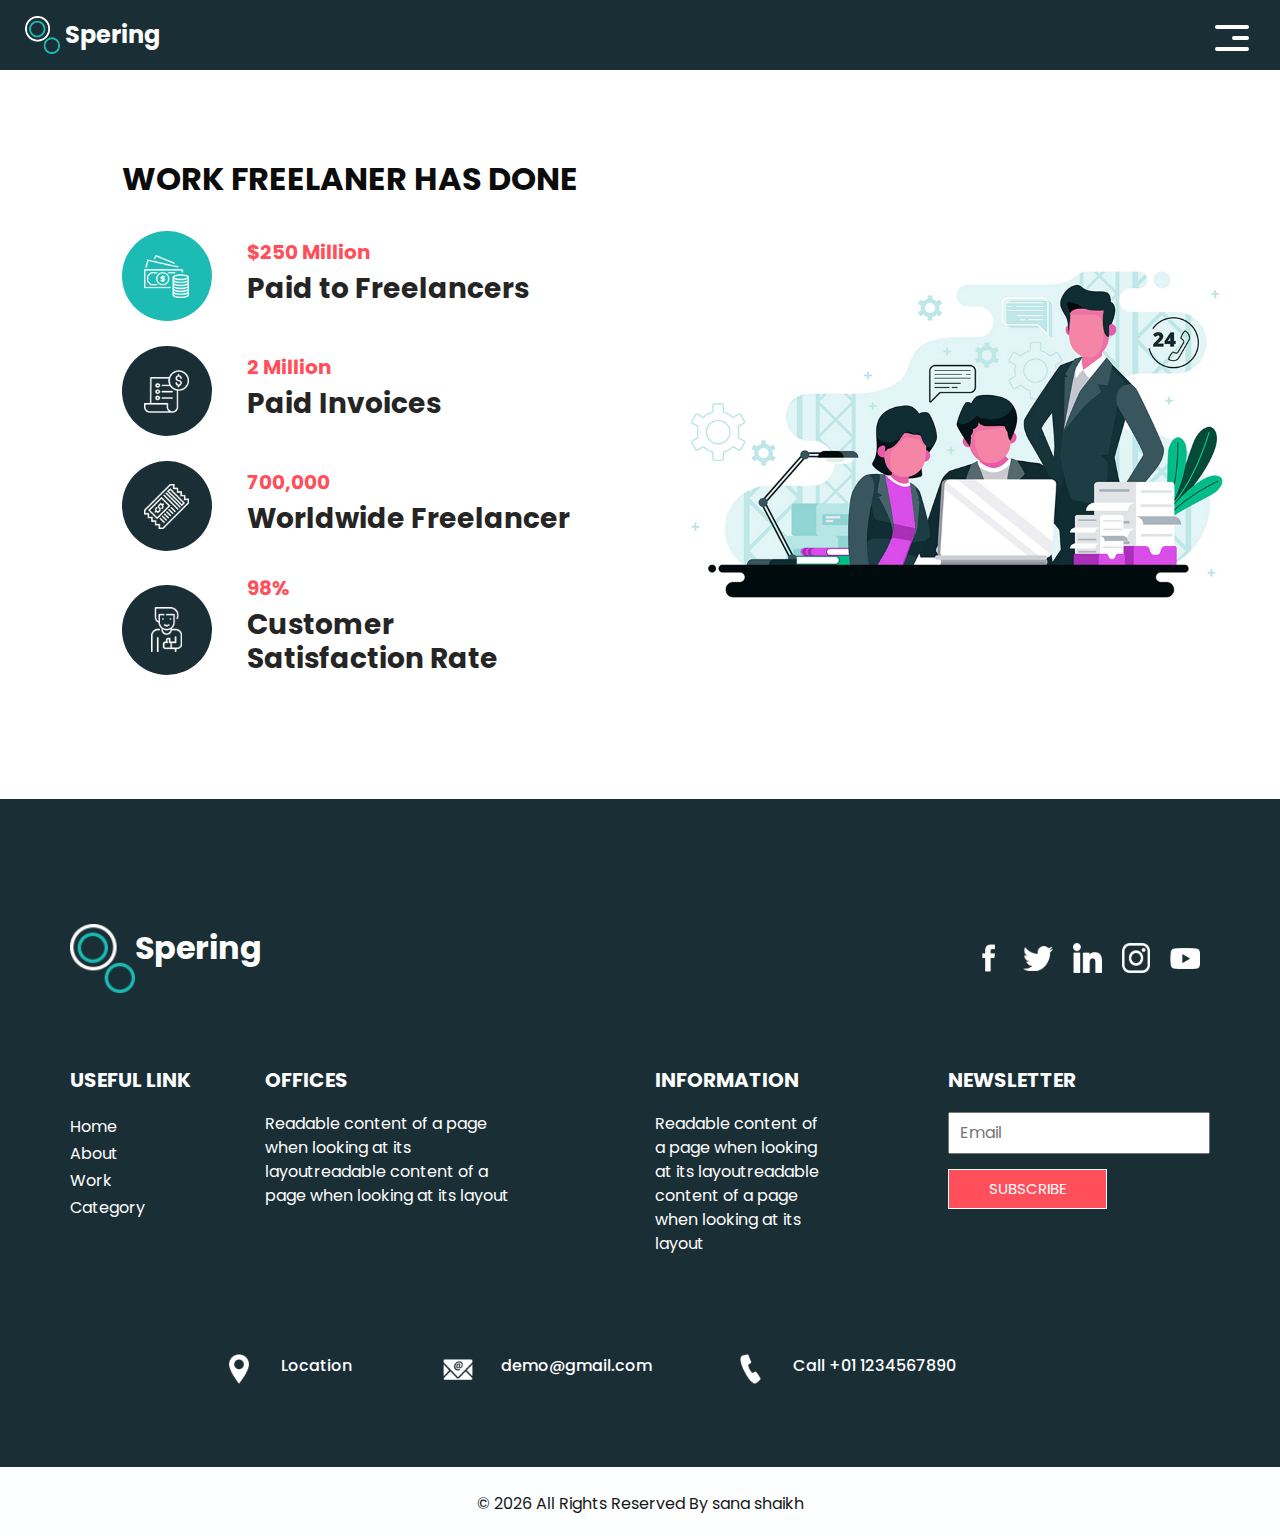
<file: profileone/work.html>
<!DOCTYPE html>
<html>

<head>
  <!-- Basic -->
  <meta charset="utf-8" />
  <meta http-equiv="X-UA-Compatible" content="IE=edge" />
  <!-- Mobile Metas -->
  <meta name="viewport" content="width=device-width, initial-scale=1, shrink-to-fit=no" />
  <!-- Site Metas -->
  <meta name="keywords" content="" />
  <meta name="description" content="" />
  <meta name="author" content="" />

  <title>Spering</title>

  <!-- bootstrap core css -->
  <link rel="stylesheet" type="text/css" href="css/bootstrap.css" />

  <link href="https://fonts.googleapis.com/css?family=Poppins:400,700&display=swap" rel="stylesheet">
  <!-- Custom styles for this template -->
  <link href="css/style.css" rel="stylesheet" />
  <!-- responsive style -->
  <link href="css/responsive.css" rel="stylesheet" />
</head>

<body class="sub_page">
  <div class="hero_area">
    <!-- header section strats -->
    <header class="header_section">
      <div class="container-fluid">
        <nav class="navbar navbar-expand-lg custom_nav-container">
          <a class="navbar-brand" href="index.html">
            <img src="images/logo.png" alt="" />
            <span>
              Spering
            </span>
          </a>
          <button class="navbar-toggler" type="button" data-toggle="collapse" data-target="#navbarSupportedContent" aria-controls="navbarSupportedContent" aria-expanded="false" aria-label="Toggle navigation">
            <span class="navbar-toggler-icon"></span>
          </button>

          <div class="collapse navbar-collapse" id="navbarSupportedContent">
            <ul class="navbar-nav  ">
              <li class="nav-item ">
                <a class="nav-link" href="index.html">Home <span class="sr-only">(current)</span></a>
              </li>
              <li class="nav-item">
                <a class="nav-link" href="about.html"> About</a>
              </li>
              <li class="nav-item active">
                <a class="nav-link" href="work.html">Work </a>
              </li>
              <li class="nav-item">
                <a class="nav-link" href="category.html"> Category </a>
              </li>
            </ul>
            <div class="user_option">
              <a href="">
                <span>
                  Login
                </span>
              </a>
              <form class="form-inline my-2 my-lg-0 ml-0 ml-lg-4 mb-3 mb-lg-0">
                <button class="btn  my-2 my-sm-0 nav_search-btn" type="submit"></button>
              </form>
            </div>
          </div>
          <div>
            <div class="custom_menu-btn ">
              <button>
                <span class=" s-1">

                </span>
                <span class="s-2">

                </span>
                <span class="s-3">

                </span>
              </button>
            </div>
          </div>

        </nav>
      </div>
    </header>
    <!-- end header section -->
  </div>


  <!-- freelance section -->

  <section class="freelance_section layout_padding">
    <div id="accordion">
      <div class="container-fluid">
        <div class="row">
          <div class="col-md-5 offset-md-1">
            <div class="detail-box">
              <div class="heading_container">
                <h2>
                  Work Freelaner Has Done
                </h2>
              </div>
              <div class="tab_container">
                <div class="t-link-box" data-toggle="collapse" data-target="#collapseOne" aria-expanded="true" aria-controls="collapseOne">
                  <div class="img-box">
                    <img src="images/f1.png" alt="">
                  </div>
                  <div class="detail-box">
                    <h5>
                      $250 Million
                    </h5>
                    <h3>
                      Paid to Freelancers
                    </h3>
                  </div>
                </div>
                <div class="t-link-box collapsed" data-toggle="collapse" data-target="#collapseTwo" aria-expanded="false" aria-controls="collapseTwo">
                  <div class="img-box">
                    <img src="images/f2.png" alt="">
                  </div>
                  <div class="detail-box">
                    <h5>
                      2 Million
                    </h5>
                    <h3>
                      Paid Invoices
                    </h3>
                  </div>
                </div>
                <div class="t-link-box collapsed" data-toggle="collapse" data-target="#collapseThree" aria-expanded="false" aria-controls="collapseThree">
                  <div class="img-box">
                    <img src="images/f3.png" alt="">
                  </div>
                  <div class="detail-box">
                    <h5>
                      700,000
                    </h5>
                    <h3>
                      Worldwide Freelancer
                    </h3>
                  </div>
                </div>
                <div class="t-link-box collapsed" data-toggle="collapse" data-target="#collapseFour" aria-expanded="false" aria-controls="collapseFour">
                  <div class="img-box">
                    <img src="images/f4.png" alt="">
                  </div>
                  <div class="detail-box">
                    <h5>
                      98%
                    </h5>
                    <h3>
                      Customer <br>
                      Satisfaction Rate
                    </h3>
                  </div>
                </div>
              </div>
            </div>
          </div>
          <div class="col-md-6">
            <div class="collapse show" id="collapseOne" aria-labelledby="headingOne" data-parent="#accordion">
              <div class="img-box">
                <img src="images/freelance-img.jpg" alt="">
              </div>
            </div>
            <div class="collapse" id="collapseTwo" aria-labelledby="headingTwo" data-parent="#accordion">
              <div class="img-box">
                <img src="images/freelance-img.jpg" alt="">
              </div>
            </div>
            <div class="collapse" id="collapseThree" aria-labelledby="headingThree" data-parent="#accordion">
              <div class="img-box">
                <img src="images/freelance-img.jpg" alt="">
              </div>
            </div>
            <div class="collapse" id="collapseFour" aria-labelledby="headingfour" data-parent="#accordion">
              <div class="img-box">
                <img src="images/freelance-img.jpg" alt="">
              </div>
            </div>
          </div>
        </div>
      </div>
    </div>
  </section>

  <!-- end freelance section -->

  <!-- info section -->

  <section class="info_section ">
    <div class="info_container layout_padding-top">
      <div class="container">
        <div class="info_top">
          <div class="info_logo">
            <img src="images/logo.png" alt="" />
            <span>
              Spering
            </span>
          </div>
          <div class="social_box">
            <a href="#">
              <img src="images/fb.png" alt="">
            </a>
            <a href="#">
              <img src="images/twitter.png" alt="">
            </a>
            <a href="#">
              <img src="images/linkedin.png" alt="">
            </a>
            <a href="#">
              <img src="images/instagram.png" alt="">
            </a>
            <a href="#">
              <img src="images/youtube.png" alt="">
            </a>
          </div>
        </div>

        <div class="info_main">
          <div class="row">
            <div class="col-md-3 col-lg-2">
              <div class="info_link-box">
                <h5>
                  Useful Link
                </h5>
                <ul>
                  <li class=" active">
                    <a class="" href="index.html">Home <span class="sr-only">(current)</span></a>
                  </li>
                  <li class="">
                    <a class="" href="about.html">About </a>
                  </li>
                  <li class="">
                    <a class="" href="work.html">Work </a>
                  </li>
                  <li class="">
                    <a class="" href="category.html">Category </a>
                  </li>
                </ul>
              </div>
            </div>
            <div class="col-md-3 ">
              <h5>
                Offices
              </h5>
              <p>
                Readable content of a page when looking at its layoutreadable content of a page when looking at its layout
              </p>
            </div>

            <div class="col-md-3 col-lg-2 offset-lg-1">
              <h5>
                Information
              </h5>
              <p>
                Readable content of a page when looking at its layoutreadable content of a page when looking at its layout
              </p>
            </div>

            <div class="col-md-3  offset-lg-1">
              <div class="info_form ">
                <h5>
                  Newsletter
                </h5>
                <form action="">
                  <input type="email" placeholder="Email">
                  <button>
                    Subscribe
                  </button>
                </form>
              </div>
            </div>
          </div>
        </div>
        <div class="row">
          <div class="col-lg-9 col-md-10 mx-auto">
            <div class="info_contact layout_padding2">
              <div class="row">
                <div class="col-md-3">
                  <a href="#" class="link-box">
                    <div class="img-box">
                      <img src="images/location.png" alt="">
                    </div>
                    <div class="detail-box">
                      <h6>
                        Location
                      </h6>
                    </div>
                  </a>
                </div>
                <div class="col-md-4">
                  <a href="#" class="link-box">
                    <div class="img-box">
                      <img src="images/mail.png" alt="">
                    </div>
                    <div class="detail-box">
                      <h6>
                        demo@gmail.com
                      </h6>
                    </div>
                  </a>
                </div>
                <div class="col-md-5">
                  <a href="#" class="link-box">
                    <div class="img-box">
                      <img src="images/call.png" alt="">
                    </div>
                    <div class="detail-box">
                      <h6>
                        Call +01 1234567890
                      </h6>
                    </div>
                  </a>
                </div>
              </div>
            </div>
          </div>
        </div>

      </div>
    </div>
  </section>

  <!-- end info section -->

  <!-- footer section -->
  <footer class="container-fluid footer_section ">
    <div class="container">
      <p>
        &copy; <span id="displayDate"></span> All Rights Reserved By
      <a >sana shaikh</a>
      </p>
    </div>
  </footer>
  <!-- end  footer section -->


  <script src="js/jquery-3.4.1.min.js"></script>
  <script src="js/bootstrap.js"></script>
  <script src="js/custom.js"></script>



</body>
</body>

</html>
</file>
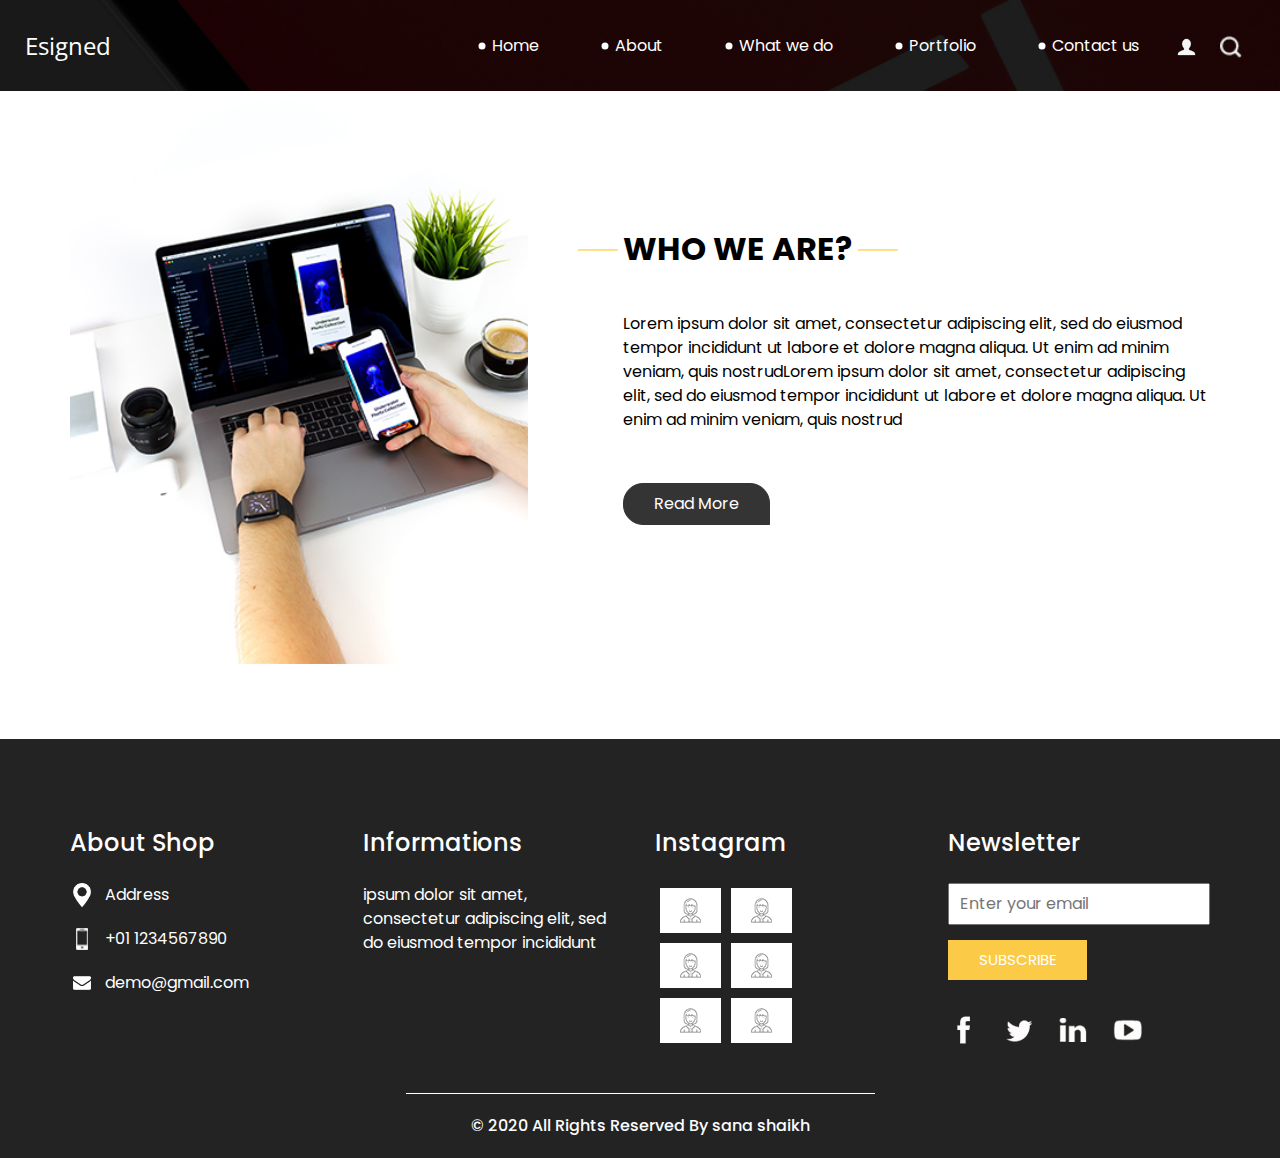
<file: profilethree/about.html>
<!DOCTYPE html>
<html>

<head>
  <!-- Basic -->
  <meta charset="utf-8" />
  <meta http-equiv="X-UA-Compatible" content="IE=edge" />
  <!-- Mobile Metas -->
  <meta name="viewport" content="width=device-width, initial-scale=1, shrink-to-fit=no" />
  <!-- Site Metas -->
  <meta name="keywords" content="" />
  <meta name="description" content="" />
  <meta name="author" content="" />

  <title>Esigned</title>

  <!-- slider stylesheet -->
  <!-- slider stylesheet -->
  <link rel="stylesheet" type="text/css" href="https://cdnjs.cloudflare.com/ajax/libs/OwlCarousel2/2.3.4/assets/owl.carousel.min.css" />

  <!-- bootstrap core css -->
  <link rel="stylesheet" type="text/css" href="css/bootstrap.css" />

  <!-- fonts style -->
  <link href="https://fonts.googleapis.com/css?family=Open+Sans:400,700|Poppins:400,700&display=swap" rel="stylesheet">
  <!-- Custom styles for this template -->
  <link href="css/style.css" rel="stylesheet" />
  <!-- responsive style -->
  <link href="css/responsive.css" rel="stylesheet" />
</head>

<body class="sub_page">
  <div class="hero_area">
    <!-- header section strats -->
    <header class="header_section">
      <div class="container-fluid">
        <nav class="navbar navbar-expand-lg custom_nav-container pt-3">
          <a class="navbar-brand" href="index.html">
            <span>
              Esigned
            </span>
          </a>
          <button class="navbar-toggler" type="button" data-toggle="collapse" data-target="#navbarSupportedContent" aria-controls="navbarSupportedContent" aria-expanded="false" aria-label="Toggle navigation">
            <span class="navbar-toggler-icon"></span>
          </button>

          <div class="collapse navbar-collapse" id="navbarSupportedContent">
            <div class="d-flex ml-auto flex-column flex-lg-row align-items-center">
              <ul class="navbar-nav  ">
                <li class="nav-item active">
                  <a class="nav-link" href="index.html">Home <span class="sr-only">(current)</span></a>
                </li>
                <li class="nav-item">
                  <a class="nav-link" href="about.html"> About </a>
                </li>
                <li class="nav-item">
                  <a class="nav-link" href="do.html"> What we do </a>
                </li>
                <li class="nav-item">
                  <a class="nav-link" href="portfolio.html"> Portfolio </a>
                </li>
                <li class="nav-item">
                  <a class="nav-link" href="contact.html">Contact us</a>
                </li>
              </ul>
              <div class="user_option">
                <a href="">
                  <img src="images/user.png" alt="">
                </a>
                <form class="form-inline my-2 my-lg-0 ml-0 ml-lg-4 mb-3 mb-lg-0">
                  <button class="btn  my-2 my-sm-0 nav_search-btn" type="submit"></button>
                </form>
              </div>
            </div>
          </div>
        </nav>
      </div>
    </header>
    <!-- end header section -->
  </div>


  <!-- who section -->

  <section class="who_section layout_padding">
    <div class="container">
      <div class="row">
        <div class="col-md-5">
          <div class="img-box">
            <img src="images/who-img.jpg" alt="">
          </div>
        </div>
        <div class="col-md-7">
          <div class="detail-box">
            <div class="heading_container">
              <h2>
                WHO WE ARE?
              </h2>
            </div>
            <p>
              Lorem ipsum dolor sit amet, consectetur adipiscing elit, sed do eiusmod tempor incididunt ut labore et
              dolore magna aliqua. Ut enim ad minim veniam, quis nostrudLorem ipsum dolor sit amet, consectetur
              adipiscing elit, sed do eiusmod tempor incididunt ut labore et dolore magna aliqua. Ut enim ad minim
              veniam, quis nostrud
            </p>
            <div>
              <a href="">
                Read More
              </a>
            </div>
          </div>
        </div>
      </div>
    </div>
  </section>

  <!-- end who section -->


  <!-- info section -->
  <section class="info_section ">
    <div class="container">
      <div class="row">
        <div class="col-md-3">
          <div class="info_contact">
            <h5>
              About Shop
            </h5>
            <div>
              <div class="img-box">
                <img src="images/location-white.png" width="18px" alt="">
              </div>
              <p>
                Address
              </p>
            </div>
            <div>
              <div class="img-box">
                <img src="images/telephone-white.png" width="12px" alt="">
              </div>
              <p>
                +01 1234567890
              </p>
            </div>
            <div>
              <div class="img-box">
                <img src="images/envelope-white.png" width="18px" alt="">
              </div>
              <p>
                demo@gmail.com
              </p>
            </div>
          </div>
        </div>
        <div class="col-md-3">
          <div class="info_info">
            <h5>
              Informations
            </h5>
            <p>
              ipsum dolor sit amet, consectetur adipiscing elit, sed do eiusmod tempor incididunt
            </p>
          </div>
        </div>

        <div class="col-md-3">
          <div class="info_insta">
            <h5>
              Instagram
            </h5>
            <div class="insta_container">
              <div>
                <a href="">
                  <div class="insta-box b-1">
                    <img src="images/insta.png" alt="">
                  </div>
                </a>
                <a href="">
                  <div class="insta-box b-2">
                    <img src="images/insta.png" alt="">
                  </div>
                </a>
              </div>

              <div>
                <a href="">
                  <div class="insta-box b-3">
                    <img src="images/insta.png" alt="">
                  </div>
                </a>
                <a href="">
                  <div class="insta-box b-4">
                    <img src="images/insta.png" alt="">
                  </div>
                </a>
              </div>
              <div>
                <a href="">
                  <div class="insta-box b-3">
                    <img src="images/insta.png" alt="">
                  </div>
                </a>
                <a href="">
                  <div class="insta-box b-4">
                    <img src="images/insta.png" alt="">
                  </div>
                </a>
              </div>
            </div>
          </div>
        </div>
        <div class="col-md-3">
          <div class="info_form ">
            <h5>
              Newsletter
            </h5>
            <form action="">
              <input type="email" placeholder="Enter your email">
              <button>
                Subscribe
              </button>
            </form>
            <div class="social_box">
              <a href="">
                <img src="images/fb.png" alt="">
              </a>
              <a href="">
                <img src="images/twitter.png" alt="">
              </a>
              <a href="">
                <img src="images/linkedin.png" alt="">
              </a>
              <a href="">
                <img src="images/youtube.png" alt="">
              </a>
            </div>
          </div>
        </div>
      </div>
    </div>
  </section>

  <!-- end info_section -->


  <!-- footer section -->
  <section class="container-fluid footer_section">
    <p>
      &copy; 2020 All Rights Reserved By
     <a >sana shaikh</a>
    </p>
  </section>
  <!-- footer section -->

  <script type="text/javascript" src="js/jquery-3.4.1.min.js"></script>
  <script type="text/javascript" src="js/bootstrap.js"></script>
  <script type="text/javascript" src="https://cdnjs.cloudflare.com/ajax/libs/OwlCarousel2/2.3.4/owl.carousel.min.js">
  </script>
  <!-- owl carousel script 
    -->
  <script type="text/javascript">
    $(".owl-carousel").owlCarousel({
      loop: true,
      margin: 0,
      navText: [],
      center: true,
      autoplay: true,
      autoplayHoverPause: true,
      responsive: {
        0: {
          items: 1
        },
        1000: {
          items: 3
        }
      }
    });
  </script>
  <!-- end owl carousel script -->

</body>

</html>
</file>
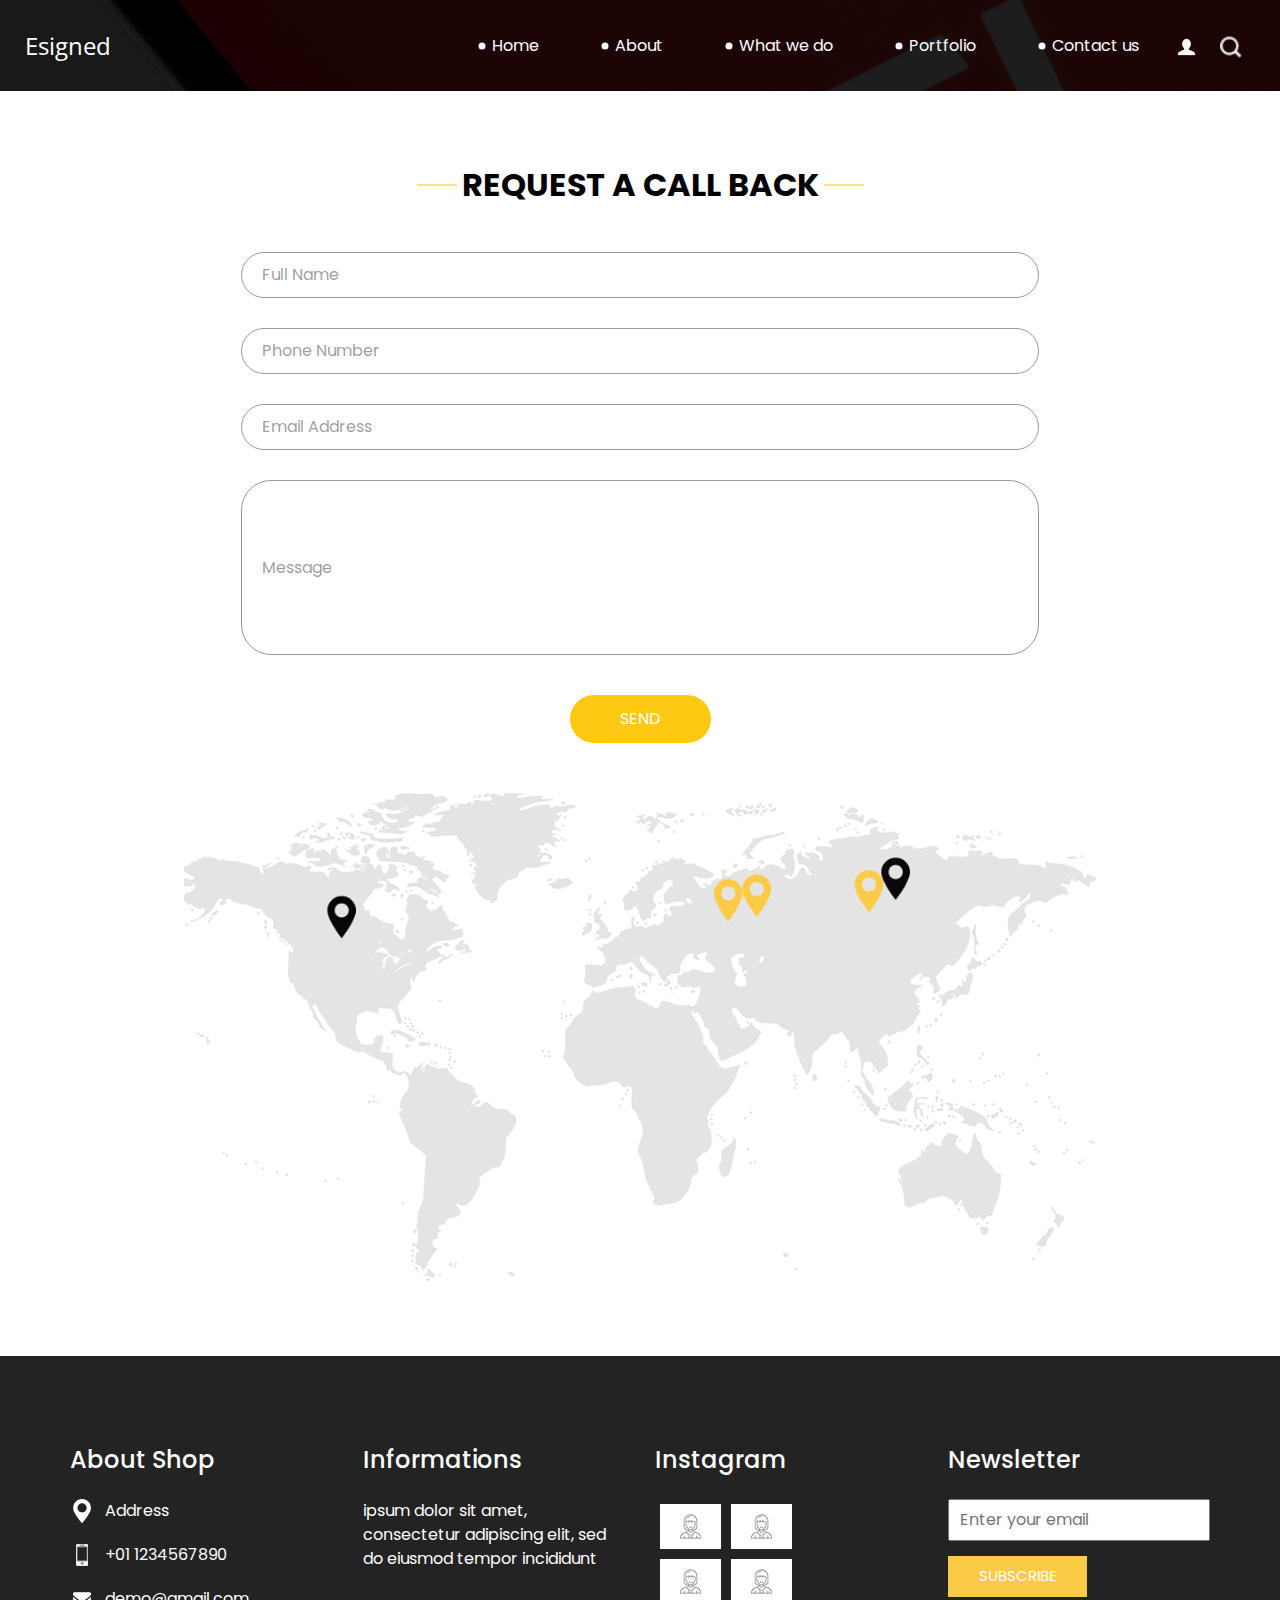
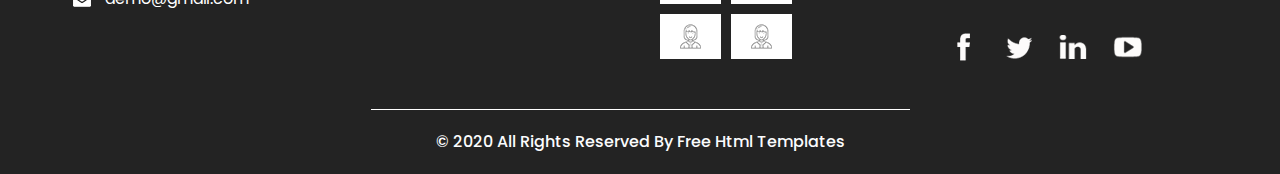
<file: profilethree/contact.html>
<!DOCTYPE html>
<html>

<head>
  <!-- Basic -->
  <meta charset="utf-8" />
  <meta http-equiv="X-UA-Compatible" content="IE=edge" />
  <!-- Mobile Metas -->
  <meta name="viewport" content="width=device-width, initial-scale=1, shrink-to-fit=no" />
  <!-- Site Metas -->
  <meta name="keywords" content="" />
  <meta name="description" content="" />
  <meta name="author" content="" />

  <title>Esigned</title>

  <!-- slider stylesheet -->
  <!-- slider stylesheet -->
  <link rel="stylesheet" type="text/css" href="https://cdnjs.cloudflare.com/ajax/libs/OwlCarousel2/2.3.4/assets/owl.carousel.min.css" />

  <!-- bootstrap core css -->
  <link rel="stylesheet" type="text/css" href="css/bootstrap.css" />

  <!-- fonts style -->
  <link href="https://fonts.googleapis.com/css?family=Open+Sans:400,700|Poppins:400,700&display=swap" rel="stylesheet">
  <!-- Custom styles for this template -->
  <link href="css/style.css" rel="stylesheet" />
  <!-- responsive style -->
  <link href="css/responsive.css" rel="stylesheet" />
</head>

<body class="sub_page">
  <div class="hero_area">
    <!-- header section strats -->
    <header class="header_section">
      <div class="container-fluid">
        <nav class="navbar navbar-expand-lg custom_nav-container pt-3">
          <a class="navbar-brand" href="index.html">
            <span>
              Esigned
            </span>
          </a>
          <button class="navbar-toggler" type="button" data-toggle="collapse" data-target="#navbarSupportedContent" aria-controls="navbarSupportedContent" aria-expanded="false" aria-label="Toggle navigation">
            <span class="navbar-toggler-icon"></span>
          </button>

          <div class="collapse navbar-collapse" id="navbarSupportedContent">
            <div class="d-flex ml-auto flex-column flex-lg-row align-items-center">
              <ul class="navbar-nav  ">
                <li class="nav-item active">
                  <a class="nav-link" href="index.html">Home <span class="sr-only">(current)</span></a>
                </li>
                <li class="nav-item">
                  <a class="nav-link" href="about.html"> About </a>
                </li>
                <li class="nav-item">
                  <a class="nav-link" href="do.html"> What we do </a>
                </li>
                <li class="nav-item">
                  <a class="nav-link" href="portfolio.html"> Portfolio </a>
                </li>
                <li class="nav-item">
                  <a class="nav-link" href="contact.html">Contact us</a>
                </li>
              </ul>
              <div class="user_option">
                <a href="">
                  <img src="images/user.png" alt="">
                </a>
                <form class="form-inline my-2 my-lg-0 ml-0 ml-lg-4 mb-3 mb-lg-0">
                  <button class="btn  my-2 my-sm-0 nav_search-btn" type="submit"></button>
                </form>
              </div>
            </div>
          </div>
        </nav>
      </div>
    </header>
    <!-- end header section -->
  </div>

  <!-- contact section -->

  <section class="contact_section layout_padding">
    <div class="container">

      <div class="heading_container">
        <h2>
          Request A Call Back
        </h2>
      </div>
      <div class="">
        <div class="">
          <div class="row">
            <div class="col-md-9 mx-auto">
              <div class="contact-form">
                <form action="">
                  <div>
                    <input type="text" placeholder="Full Name ">
                  </div>
                  <div>
                    <input type="text" placeholder="Phone Number">
                  </div>
                  <div>
                    <input type="email" placeholder="Email Address">
                  </div>
                  <div>
                    <input type="text" placeholder="Message" class="input_message">
                  </div>
                  <div class="d-flex justify-content-center">
                    <button type="submit" class="btn_on-hover">
                      Send
                    </button>
                  </div>
                </form>
              </div>
            </div>
          </div>
        </div>
      </div>
      <div class="map_img-box">
        <img src="images/map-img.png" alt="">
      </div>
    </div>
  </section>


  <!-- end contact section -->


  <!-- info section -->
  <section class="info_section ">
    <div class="container">
      <div class="row">
        <div class="col-md-3">
          <div class="info_contact">
            <h5>
              About Shop
            </h5>
            <div>
              <div class="img-box">
                <img src="images/location-white.png" width="18px" alt="">
              </div>
              <p>
                Address
              </p>
            </div>
            <div>
              <div class="img-box">
                <img src="images/telephone-white.png" width="12px" alt="">
              </div>
              <p>
                +01 1234567890
              </p>
            </div>
            <div>
              <div class="img-box">
                <img src="images/envelope-white.png" width="18px" alt="">
              </div>
              <p>
                demo@gmail.com
              </p>
            </div>
          </div>
        </div>
        <div class="col-md-3">
          <div class="info_info">
            <h5>
              Informations
            </h5>
            <p>
              ipsum dolor sit amet, consectetur adipiscing elit, sed do eiusmod tempor incididunt
            </p>
          </div>
        </div>

        <div class="col-md-3">
          <div class="info_insta">
            <h5>
              Instagram
            </h5>
            <div class="insta_container">
              <div>
                <a href="">
                  <div class="insta-box b-1">
                    <img src="images/insta.png" alt="">
                  </div>
                </a>
                <a href="">
                  <div class="insta-box b-2">
                    <img src="images/insta.png" alt="">
                  </div>
                </a>
              </div>

              <div>
                <a href="">
                  <div class="insta-box b-3">
                    <img src="images/insta.png" alt="">
                  </div>
                </a>
                <a href="">
                  <div class="insta-box b-4">
                    <img src="images/insta.png" alt="">
                  </div>
                </a>
              </div>
              <div>
                <a href="">
                  <div class="insta-box b-3">
                    <img src="images/insta.png" alt="">
                  </div>
                </a>
                <a href="">
                  <div class="insta-box b-4">
                    <img src="images/insta.png" alt="">
                  </div>
                </a>
              </div>
            </div>
          </div>
        </div>
        <div class="col-md-3">
          <div class="info_form ">
            <h5>
              Newsletter
            </h5>
            <form action="">
              <input type="email" placeholder="Enter your email">
              <button>
                Subscribe
              </button>
            </form>
            <div class="social_box">
              <a href="">
                <img src="images/fb.png" alt="">
              </a>
              <a href="">
                <img src="images/twitter.png" alt="">
              </a>
              <a href="">
                <img src="images/linkedin.png" alt="">
              </a>
              <a href="">
                <img src="images/youtube.png" alt="">
              </a>
            </div>
          </div>
        </div>
      </div>
    </div>
  </section>

  <!-- end info_section -->


  <!-- footer section -->
  <section class="container-fluid footer_section">
    <p>
      &copy; 2020 All Rights Reserved By
      <a href="https://html.design/">Free Html Templates</a>
    </p>
  </section>
  <!-- footer section -->

  <script type="text/javascript" src="js/jquery-3.4.1.min.js"></script>
  <script type="text/javascript" src="js/bootstrap.js"></script>
  <script type="text/javascript" src="https://cdnjs.cloudflare.com/ajax/libs/OwlCarousel2/2.3.4/owl.carousel.min.js">
  </script>
  <!-- owl carousel script 
    -->
  <script type="text/javascript">
    $(".owl-carousel").owlCarousel({
      loop: true,
      margin: 0,
      navText: [],
      center: true,
      autoplay: true,
      autoplayHoverPause: true,
      responsive: {
        0: {
          items: 1
        },
        1000: {
          items: 3
        }
      }
    });
  </script>
  <!-- end owl carousel script -->

</body>

</html>
</file>
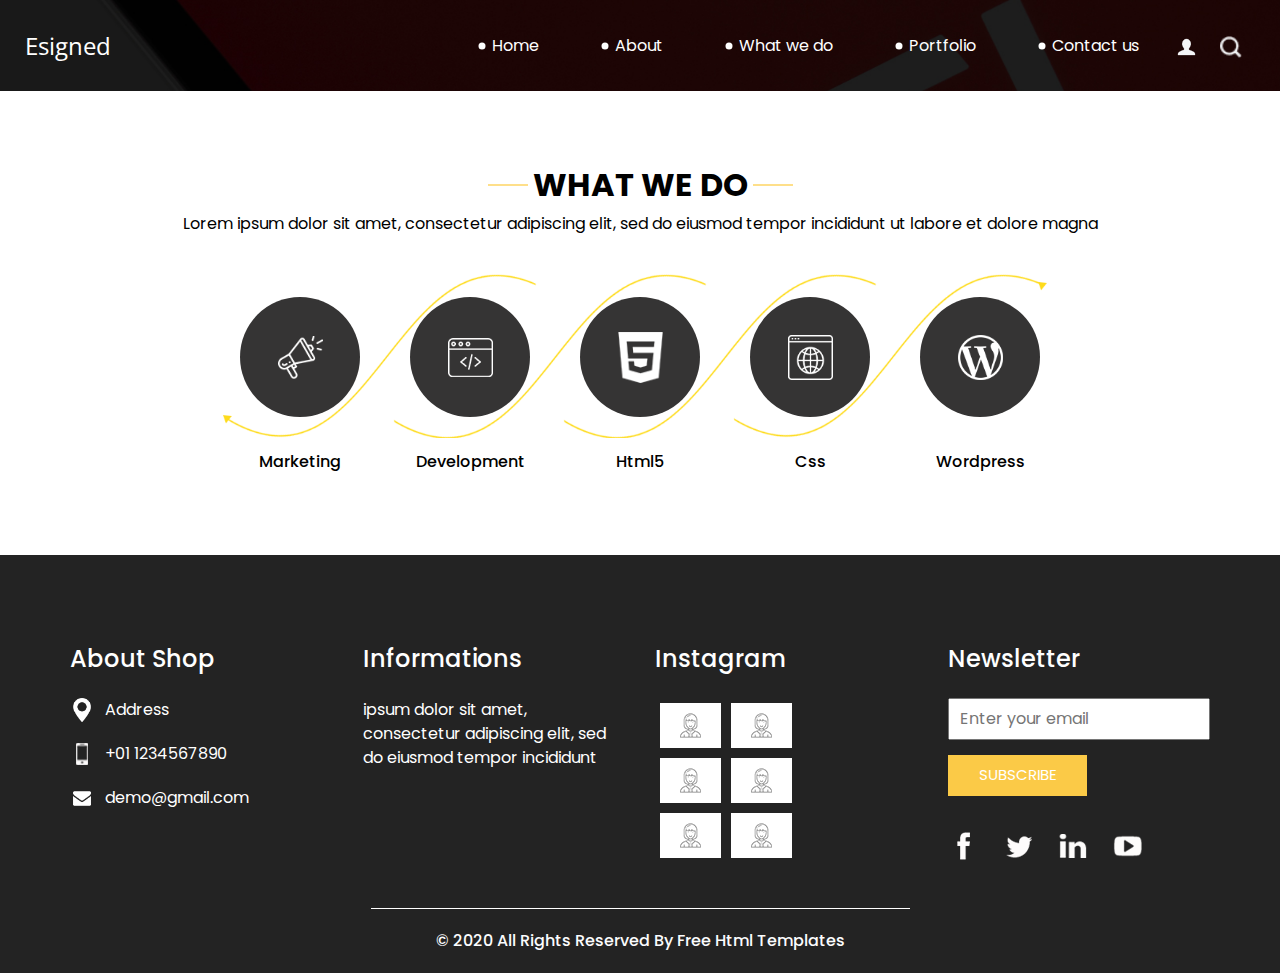
<file: profilethree/do.html>
<!DOCTYPE html>
<html>

<head>
  <!-- Basic -->
  <meta charset="utf-8" />
  <meta http-equiv="X-UA-Compatible" content="IE=edge" />
  <!-- Mobile Metas -->
  <meta name="viewport" content="width=device-width, initial-scale=1, shrink-to-fit=no" />
  <!-- Site Metas -->
  <meta name="keywords" content="" />
  <meta name="description" content="" />
  <meta name="author" content="" />

  <title>Esigned</title>

  <!-- slider stylesheet -->
  <!-- slider stylesheet -->
  <link rel="stylesheet" type="text/css" href="https://cdnjs.cloudflare.com/ajax/libs/OwlCarousel2/2.3.4/assets/owl.carousel.min.css" />

  <!-- bootstrap core css -->
  <link rel="stylesheet" type="text/css" href="css/bootstrap.css" />

  <!-- fonts style -->
  <link href="https://fonts.googleapis.com/css?family=Open+Sans:400,700|Poppins:400,700&display=swap" rel="stylesheet">
  <!-- Custom styles for this template -->
  <link href="css/style.css" rel="stylesheet" />
  <!-- responsive style -->
  <link href="css/responsive.css" rel="stylesheet" />
</head>

<body class="sub_page">
  <div class="hero_area">
    <!-- header section strats -->
    <header class="header_section">
      <div class="container-fluid">
        <nav class="navbar navbar-expand-lg custom_nav-container pt-3">
          <a class="navbar-brand" href="index.html">
            <span>
              Esigned
            </span>
          </a>
          <button class="navbar-toggler" type="button" data-toggle="collapse" data-target="#navbarSupportedContent" aria-controls="navbarSupportedContent" aria-expanded="false" aria-label="Toggle navigation">
            <span class="navbar-toggler-icon"></span>
          </button>

          <div class="collapse navbar-collapse" id="navbarSupportedContent">
            <div class="d-flex ml-auto flex-column flex-lg-row align-items-center">
              <ul class="navbar-nav  ">
                <li class="nav-item active">
                  <a class="nav-link" href="index.html">Home <span class="sr-only">(current)</span></a>
                </li>
                <li class="nav-item">
                  <a class="nav-link" href="about.html"> About </a>
                </li>
                <li class="nav-item">
                  <a class="nav-link" href="do.html"> What we do </a>
                </li>
                <li class="nav-item">
                  <a class="nav-link" href="portfolio.html"> Portfolio </a>
                </li>
                <li class="nav-item">
                  <a class="nav-link" href="contact.html">Contact us</a>
                </li>
              </ul>
              <div class="user_option">
                <a href="">
                  <img src="images/user.png" alt="">
                </a>
                <form class="form-inline my-2 my-lg-0 ml-0 ml-lg-4 mb-3 mb-lg-0">
                  <button class="btn  my-2 my-sm-0 nav_search-btn" type="submit"></button>
                </form>
              </div>
            </div>
          </div>
        </nav>
      </div>
    </header>
    <!-- end header section -->
  </div>

  <!-- do section -->

  <section class="do_section layout_padding">
    <div class="container">
      <div class="heading_container">
        <h2>
          What we do
        </h2>
        <p>
          Lorem ipsum dolor sit amet, consectetur adipiscing elit, sed do eiusmod tempor incididunt ut labore et dolore
          magna
        </p>
      </div>
      <div class="do_container">
        <div class="box arrow-start arrow_bg">
          <div class="img-box">
            <img src="images/d-1.png" alt="">
          </div>
          <div class="detail-box">
            <h6>
              Marketing
            </h6>
          </div>
        </div>
        <div class="box arrow-middle arrow_bg">
          <div class="img-box">
            <img src="images/d-2.png" alt="">
          </div>
          <div class="detail-box">
            <h6>
              Development
            </h6>
          </div>
        </div>
        <div class="box arrow-middle arrow_bg">
          <div class="img-box">
            <img src="images/d-3.png" alt="">
          </div>
          <div class="detail-box">
            <h6>
              Html5
            </h6>
          </div>
        </div>
        <div class="box arrow-end arrow_bg">
          <div class="img-box">
            <img src="images/d-4.png" alt="">
          </div>
          <div class="detail-box">
            <h6>
              Css
            </h6>
          </div>
        </div>
        <div class="box ">
          <div class="img-box">
            <img src="images/d-5.png" alt="">
          </div>
          <div class="detail-box">
            <h6>
              Wordpress
            </h6>
          </div>
        </div>
      </div>
    </div>
  </section>

  <!-- end do section -->

  <!-- info section -->
  <section class="info_section ">
    <div class="container">
      <div class="row">
        <div class="col-md-3">
          <div class="info_contact">
            <h5>
              About Shop
            </h5>
            <div>
              <div class="img-box">
                <img src="images/location-white.png" width="18px" alt="">
              </div>
              <p>
                Address
              </p>
            </div>
            <div>
              <div class="img-box">
                <img src="images/telephone-white.png" width="12px" alt="">
              </div>
              <p>
                +01 1234567890
              </p>
            </div>
            <div>
              <div class="img-box">
                <img src="images/envelope-white.png" width="18px" alt="">
              </div>
              <p>
                demo@gmail.com
              </p>
            </div>
          </div>
        </div>
        <div class="col-md-3">
          <div class="info_info">
            <h5>
              Informations
            </h5>
            <p>
              ipsum dolor sit amet, consectetur adipiscing elit, sed do eiusmod tempor incididunt
            </p>
          </div>
        </div>

        <div class="col-md-3">
          <div class="info_insta">
            <h5>
              Instagram
            </h5>
            <div class="insta_container">
              <div>
                <a href="">
                  <div class="insta-box b-1">
                    <img src="images/insta.png" alt="">
                  </div>
                </a>
                <a href="">
                  <div class="insta-box b-2">
                    <img src="images/insta.png" alt="">
                  </div>
                </a>
              </div>

              <div>
                <a href="">
                  <div class="insta-box b-3">
                    <img src="images/insta.png" alt="">
                  </div>
                </a>
                <a href="">
                  <div class="insta-box b-4">
                    <img src="images/insta.png" alt="">
                  </div>
                </a>
              </div>
              <div>
                <a href="">
                  <div class="insta-box b-3">
                    <img src="images/insta.png" alt="">
                  </div>
                </a>
                <a href="">
                  <div class="insta-box b-4">
                    <img src="images/insta.png" alt="">
                  </div>
                </a>
              </div>
            </div>
          </div>
        </div>
        <div class="col-md-3">
          <div class="info_form ">
            <h5>
              Newsletter
            </h5>
            <form action="">
              <input type="email" placeholder="Enter your email">
              <button>
                Subscribe
              </button>
            </form>
            <div class="social_box">
              <a href="">
                <img src="images/fb.png" alt="">
              </a>
              <a href="">
                <img src="images/twitter.png" alt="">
              </a>
              <a href="">
                <img src="images/linkedin.png" alt="">
              </a>
              <a href="">
                <img src="images/youtube.png" alt="">
              </a>
            </div>
          </div>
        </div>
      </div>
    </div>
  </section>

  <!-- end info_section -->


  <!-- footer section -->
  <section class="container-fluid footer_section">
    <p>
      &copy; 2020 All Rights Reserved By
      <a href="https://html.design/">Free Html Templates</a>
    </p>
  </section>
  <!-- footer section -->

  <script type="text/javascript" src="js/jquery-3.4.1.min.js"></script>
  <script type="text/javascript" src="js/bootstrap.js"></script>
  <script type="text/javascript" src="https://cdnjs.cloudflare.com/ajax/libs/OwlCarousel2/2.3.4/owl.carousel.min.js">
  </script>
  <!-- owl carousel script 
    -->
  <script type="text/javascript">
    $(".owl-carousel").owlCarousel({
      loop: true,
      margin: 0,
      navText: [],
      center: true,
      autoplay: true,
      autoplayHoverPause: true,
      responsive: {
        0: {
          items: 1
        },
        1000: {
          items: 3
        }
      }
    });
  </script>
  <!-- end owl carousel script -->

</body>

</html>
</file>
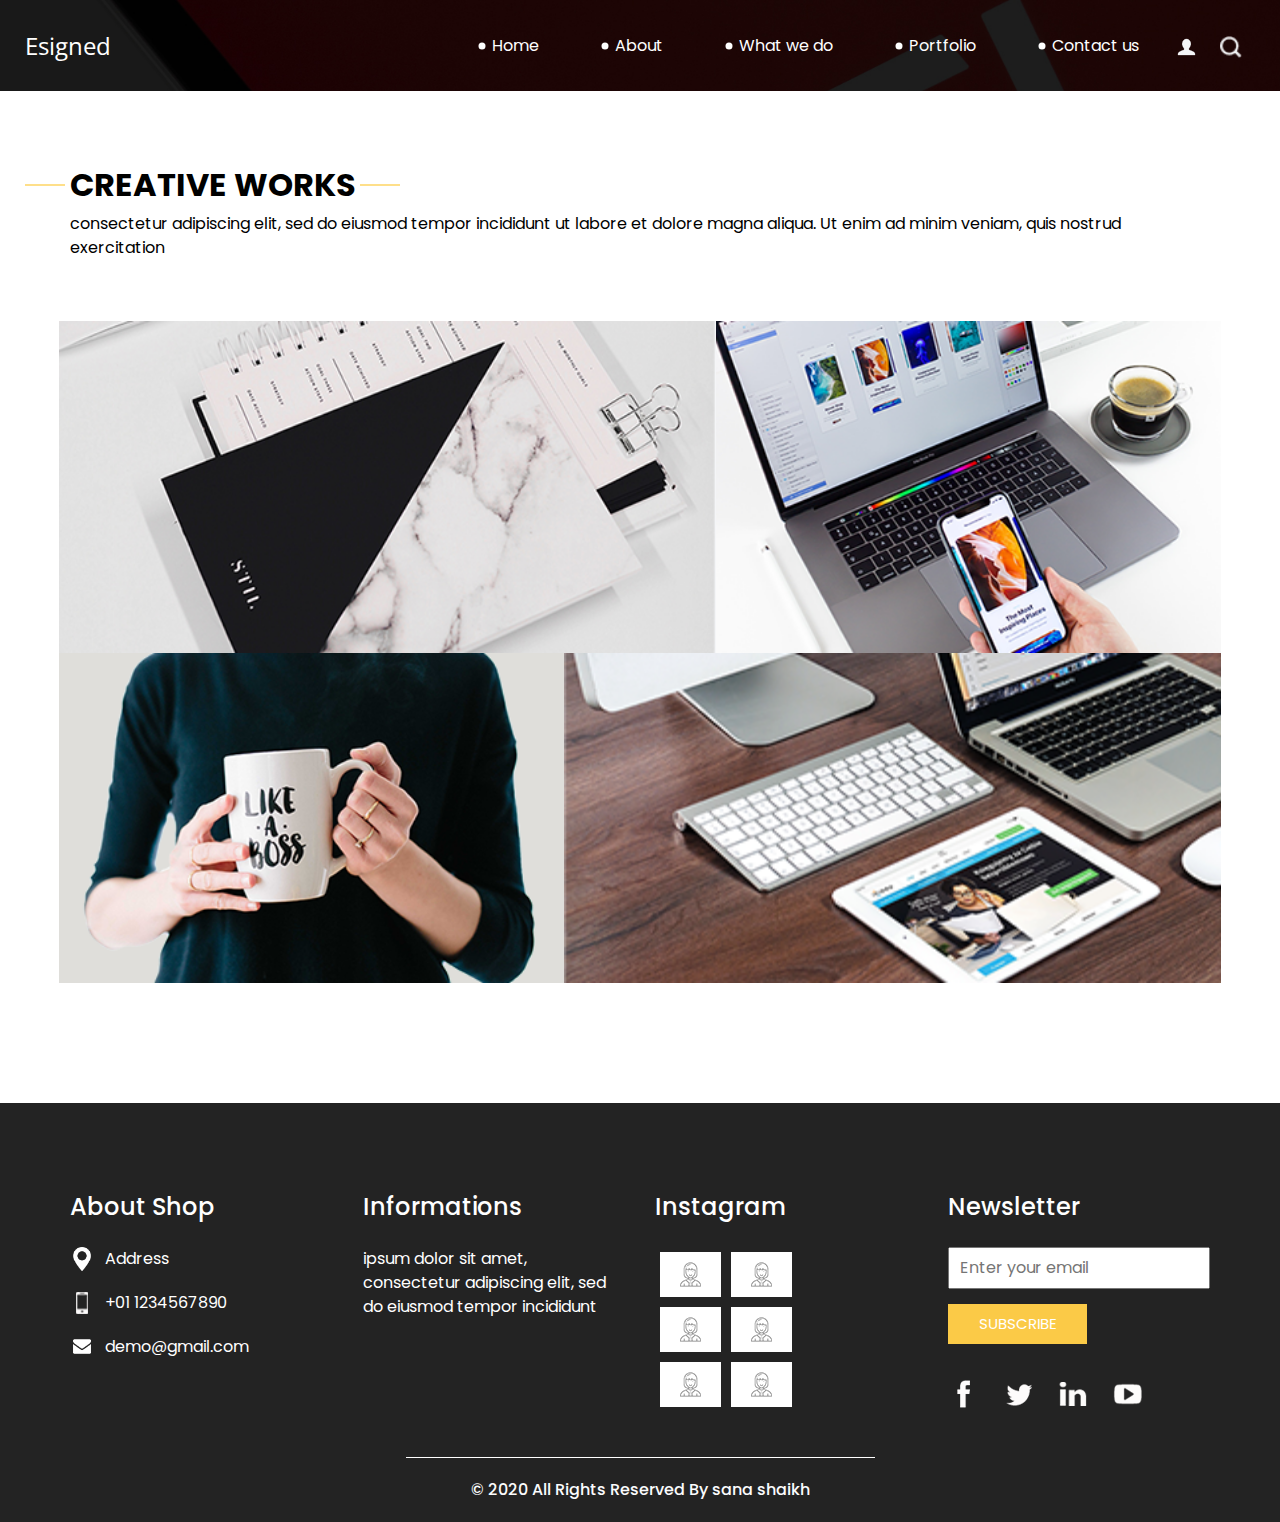
<file: profilethree/portfolio.html>
<!DOCTYPE html>
<html>

<head>
  <!-- Basic -->
  <meta charset="utf-8" />
  <meta http-equiv="X-UA-Compatible" content="IE=edge" />
  <!-- Mobile Metas -->
  <meta name="viewport" content="width=device-width, initial-scale=1, shrink-to-fit=no" />
  <!-- Site Metas -->
  <meta name="keywords" content="" />
  <meta name="description" content="" />
  <meta name="author" content="" />

  <title>Esigned</title>

  <!-- slider stylesheet -->
  <!-- slider stylesheet -->
  <link rel="stylesheet" type="text/css" href="https://cdnjs.cloudflare.com/ajax/libs/OwlCarousel2/2.3.4/assets/owl.carousel.min.css" />

  <!-- bootstrap core css -->
  <link rel="stylesheet" type="text/css" href="css/bootstrap.css" />

  <!-- fonts style -->
  <link href="https://fonts.googleapis.com/css?family=Open+Sans:400,700|Poppins:400,700&display=swap" rel="stylesheet">
  <!-- Custom styles for this template -->
  <link href="css/style.css" rel="stylesheet" />
  <!-- responsive style -->
  <link href="css/responsive.css" rel="stylesheet" />
</head>

<body class="sub_page">
  <div class="hero_area">
    <!-- header section strats -->
    <header class="header_section">
      <div class="container-fluid">
        <nav class="navbar navbar-expand-lg custom_nav-container pt-3">
          <a class="navbar-brand" href="index.html">
            <span>
              Esigned
            </span>
          </a>
          <button class="navbar-toggler" type="button" data-toggle="collapse" data-target="#navbarSupportedContent" aria-controls="navbarSupportedContent" aria-expanded="false" aria-label="Toggle navigation">
            <span class="navbar-toggler-icon"></span>
          </button>

          <div class="collapse navbar-collapse" id="navbarSupportedContent">
            <div class="d-flex ml-auto flex-column flex-lg-row align-items-center">
              <ul class="navbar-nav  ">
                <li class="nav-item active">
                  <a class="nav-link" href="index.html">Home <span class="sr-only">(current)</span></a>
                </li>
                <li class="nav-item">
                  <a class="nav-link" href="about.html"> About </a>
                </li>
                <li class="nav-item">
                  <a class="nav-link" href="do.html"> What we do </a>
                </li>
                <li class="nav-item">
                  <a class="nav-link" href="portfolio.html"> Portfolio </a>
                </li>
                <li class="nav-item">
                  <a class="nav-link" href="contact.html">Contact us</a>
                </li>
              </ul>
              <div class="user_option">
                <a href="">
                  <img src="images/user.png" alt="">
                </a>
                <form class="form-inline my-2 my-lg-0 ml-0 ml-lg-4 mb-3 mb-lg-0">
                  <button class="btn  my-2 my-sm-0 nav_search-btn" type="submit"></button>
                </form>
              </div>
            </div>
          </div>
        </nav>
      </div>
    </header>
    <!-- end header section -->
  </div>


  <!-- work section -->
  <section class="work_section layout_padding">
    <div class="container">
      <div class="heading_container">
        <h2>
          CREATIVE WORKS
        </h2>
        <p>
          consectetur adipiscing elit, sed do eiusmod tempor incididunt ut labore et dolore magna aliqua. Ut enim ad
          minim veniam, quis nostrud exercitation
        </p>
      </div>
      <div class="work_container layout_padding2">
        <div class="box b-1">
          <img src="images/w-1.png" alt="">
        </div>
        <div class="box b-2">
          <img src="images/w-2.png" alt="">

        </div>
        <div class="box b-3">
          <img src="images/w-3.png" alt="">

        </div>
        <div class="box b-4">
          <img src="images/w-4.png" alt="">

        </div>
      </div>
    </div>
  </section>

  <!-- end work section -->

  <!-- info section -->
  <section class="info_section ">
    <div class="container">
      <div class="row">
        <div class="col-md-3">
          <div class="info_contact">
            <h5>
              About Shop
            </h5>
            <div>
              <div class="img-box">
                <img src="images/location-white.png" width="18px" alt="">
              </div>
              <p>
                Address
              </p>
            </div>
            <div>
              <div class="img-box">
                <img src="images/telephone-white.png" width="12px" alt="">
              </div>
              <p>
                +01 1234567890
              </p>
            </div>
            <div>
              <div class="img-box">
                <img src="images/envelope-white.png" width="18px" alt="">
              </div>
              <p>
                demo@gmail.com
              </p>
            </div>
          </div>
        </div>
        <div class="col-md-3">
          <div class="info_info">
            <h5>
              Informations
            </h5>
            <p>
              ipsum dolor sit amet, consectetur adipiscing elit, sed do eiusmod tempor incididunt
            </p>
          </div>
        </div>

        <div class="col-md-3">
          <div class="info_insta">
            <h5>
              Instagram
            </h5>
            <div class="insta_container">
              <div>
                <a href="">
                  <div class="insta-box b-1">
                    <img src="images/insta.png" alt="">
                  </div>
                </a>
                <a href="">
                  <div class="insta-box b-2">
                    <img src="images/insta.png" alt="">
                  </div>
                </a>
              </div>

              <div>
                <a href="">
                  <div class="insta-box b-3">
                    <img src="images/insta.png" alt="">
                  </div>
                </a>
                <a href="">
                  <div class="insta-box b-4">
                    <img src="images/insta.png" alt="">
                  </div>
                </a>
              </div>
              <div>
                <a href="">
                  <div class="insta-box b-3">
                    <img src="images/insta.png" alt="">
                  </div>
                </a>
                <a href="">
                  <div class="insta-box b-4">
                    <img src="images/insta.png" alt="">
                  </div>
                </a>
              </div>
            </div>
          </div>
        </div>
        <div class="col-md-3">
          <div class="info_form ">
            <h5>
              Newsletter
            </h5>
            <form action="">
              <input type="email" placeholder="Enter your email">
              <button>
                Subscribe
              </button>
            </form>
            <div class="social_box">
              <a href="">
                <img src="images/fb.png" alt="">
              </a>
              <a href="">
                <img src="images/twitter.png" alt="">
              </a>
              <a href="">
                <img src="images/linkedin.png" alt="">
              </a>
              <a href="">
                <img src="images/youtube.png" alt="">
              </a>
            </div>
          </div>
        </div>
      </div>
    </div>
  </section>

  <!-- end info_section -->


  <!-- footer section -->
  <section class="container-fluid footer_section">
    <p>
      &copy; 2020 All Rights Reserved By
     <a >sana shaikh</a>
    </p>
  </section>
  <!-- footer section -->

  <script type="text/javascript" src="js/jquery-3.4.1.min.js"></script>
  <script type="text/javascript" src="js/bootstrap.js"></script>
  <script type="text/javascript" src="https://cdnjs.cloudflare.com/ajax/libs/OwlCarousel2/2.3.4/owl.carousel.min.js">
  </script>
  <!-- owl carousel script 
    -->
  <script type="text/javascript">
    $(".owl-carousel").owlCarousel({
      loop: true,
      margin: 0,
      navText: [],
      center: true,
      autoplay: true,
      autoplayHoverPause: true,
      responsive: {
        0: {
          items: 1
        },
        1000: {
          items: 3
        }
      }
    });
  </script>
  <!-- end owl carousel script -->

</body>

</html>
</file>
<file: profileone/css/style.css>
body {
  font-family: 'Poppins', sans-serif;
  color: #0c0c0c;
  background-color: #ffffff;
}

.layout_padding {
  padding-top: 90px;
  padding-bottom: 90px;
}

.layout_padding2 {
  padding: 45px 0;
}

.layout_padding2-top {
  padding-top: 45px;
  padding-bottom: 45px;
}

.layout_padding2-bottom {
  padding-bottom: 45px;
}

.layout_padding-top {
  padding-top: 90px;
}

.layout_padding-bottom {
  padding-bottom: 90px;
}

.heading_container {
  display: -webkit-box;
  display: -ms-flexbox;
  display: flex;
}

.heading_container h2 {
  font-weight: bold;
  text-transform: uppercase;
}

/*header section*/
.hero_area {
  height: calc(100vh - 30px);
  background: -webkit-gradient(linear, left top, right top, color-stop(55%, #1a2e35), color-stop(55%, #1cbbb4));
  background: linear-gradient(to right, #1a2e35 55%, #1cbbb4 55%);
  display: -webkit-box;
  display: -ms-flexbox;
  display: flex;
  -webkit-box-orient: vertical;
  -webkit-box-direction: normal;
      -ms-flex-direction: column;
          flex-direction: column;
  position: relative;
}

.sub_page .hero_area {
  height: auto;
  background: none;
  background-color: #1a2e35;
}

.hero_area.sub_pages {
  height: auto;
}

.header_section {
  overflow-x: hidden;
}

.header_section .container-fluid {
  padding-right: 25px;
  padding-left: 25px;
}

.header_section .nav_container {
  margin: 0 auto;
}

.header_section .user_option {
  display: -webkit-box;
  display: -ms-flexbox;
  display: flex;
  -webkit-box-align: center;
      -ms-flex-align: center;
          align-items: center;
}

.header_section .user_option a {
  display: -webkit-box;
  display: -ms-flexbox;
  display: flex;
  color: #ffffff;
  -webkit-box-align: center;
      -ms-flex-align: center;
          align-items: center;
}

.header_section .user_option a img {
  min-width: 20px;
  height: 20px;
  margin-right: 5px;
}

.custom_nav-container.navbar-expand-lg .navbar-nav .nav-item .nav-link {
  padding: 10px 15px;
  color: #ffffff;
  text-align: center;
}

a,
a:hover,
a:focus {
  text-decoration: none;
}

a:hover,
a:focus {
  color: initial;
}

.btn,
.btn:focus {
  outline: none !important;
  -webkit-box-shadow: none;
          box-shadow: none;
}

.custom_nav-container .nav_search-btn {
  background-image: url(../images/search-icon.png);
  background-size: 17px;
  background-repeat: no-repeat;
  background-position-y: 7px;
  width: 35px;
  height: 35px;
  padding: 0;
  border: none;
}

.custom_nav-container form {
  padding-top: 7px;
}

.navbar-brand {
  margin-right: 5%;
  display: -webkit-box;
  display: -ms-flexbox;
  display: flex;
  -webkit-box-align: center;
      -ms-flex-align: center;
          align-items: center;
}

.navbar-brand img {
  width: 35px;
  margin-right: 5px;
}

.navbar-brand span {
  font-weight: bold;
  color: #ffffff;
  font-size: 24px;
}

.custom_nav-container {
  z-index: 99999;
  padding: 0;
  height: 70px;
}

.custom_nav-container .navbar-toggler {
  outline: none;
}

.custom_nav-container .navbar-toggler .navbar-toggler-icon {
  background-image: url(../images/menu.png);
  background-size: 30px;
  width: 32px;
  height: 32px;
}

.lg_toggl-btn {
  background-color: transparent;
  border: none;
  outline: none;
  width: 56px;
  height: 40px;
  cursor: pointer;
}

.lg_toggl-btn:focus {
  outline: none;
}

.login_btn-container {
  padding-top: 30px;
}

.login_btn-container a {
  color: #1cbbb4;
  text-transform: uppercase;
}

/*end header section*/
/* slider section */
.slider_section {
  -webkit-box-flex: 1;
      -ms-flex: 1;
          flex: 1;
  display: -webkit-box;
  display: -ms-flexbox;
  display: flex;
  -webkit-box-align: center;
      -ms-flex-align: center;
          align-items: center;
  position: relative;
}

.slider_section .row {
  -webkit-box-align: center;
      -ms-flex-align: center;
          align-items: center;
}

.slider_section .row > div {
  position: unset;
}

.slider_section .detail-box h1 {
  color: #ffffff;
  font-weight: bold;
  text-transform: uppercase;
}

.slider_section .detail-box p {
  color: #ffffff;
  margin-top: 15px;
}

.slider_section .detail-box .btn-box {
  display: -webkit-box;
  display: -ms-flexbox;
  display: flex;
  -ms-flex-wrap: wrap;
      flex-wrap: wrap;
  margin: 45px -5px 0 -5px;
}

.slider_section .detail-box .btn-box a {
  text-align: center;
  width: 165px;
  font-size: 15px;
  margin: 5px;
}

.slider_section .detail-box .btn-box .btn-1 {
  display: inline-block;
  padding: 10px 0;
  background-color: #ff4f5a;
  color: #ffffff;
  -webkit-transition: all 0.3s;
  transition: all 0.3s;
  border: 1px solid transparent;
  border-radius: 0;
}

.slider_section .detail-box .btn-box .btn-1:hover {
  background-color: transparent;
  border-color: #ff4f5a;
  color: #ff4f5a;
}

.slider_section .detail-box .btn-box .btn-2 {
  display: inline-block;
  padding: 10px 0;
  background-color: #ffffff;
  color: #252525;
  -webkit-transition: all 0.3s;
  transition: all 0.3s;
  border: 1px solid transparent;
  border-radius: 0;
}

.slider_section .detail-box .btn-box .btn-2:hover {
  background-color: transparent;
  border-color: #ffffff;
  color: #ffffff;
}

.slider_section .img-container .img-box img {
  width: 100%;
}

.slider_section #carouselExampleIndicators {
  position: unset;
  width: 100%;
}

.slider_section .carousel_btn-container {
  width: 120px;
  position: absolute;
  bottom: 0;
  display: -webkit-box;
  display: -ms-flexbox;
  display: flex;
  -webkit-box-pack: justify;
      -ms-flex-pack: justify;
          justify-content: space-between;
  left: 8.5%;
  z-index: 999;
  -webkit-transform: translateY(50%);
          transform: translateY(50%);
}

.slider_section .carousel_btn-container .carousel-control-prev,
.slider_section .carousel_btn-container .carousel-control-next {
  position: relative;
  width: 55px;
  height: 55px;
  border: none;
  border-radius: 100%;
  opacity: 1;
  background-repeat: no-repeat;
  background-size: 14px;
  background-position: center;
  background-color: #1cbbb4;
  margin: 2px;
}

.slider_section .carousel_btn-container .carousel-control-prev:hover,
.slider_section .carousel_btn-container .carousel-control-next:hover {
  background-color: #ff4f5a;
}

.slider_section .carousel_btn-container .carousel-control-prev {
  background-image: url(../images/prev.png);
}

.slider_section .carousel_btn-container .carousel-control-next {
  background-image: url(../images/next.png);
}

.slider_section ol.carousel-indicators {
  margin: 0;
  width: 75px;
  bottom: 45px;
  left: initial;
  right: 25px;
}

.slider_section ol.carousel-indicators li {
  border-radius: 100%;
  text-indent: 0px;
  text-align: center;
  line-height: 55px;
  color: #ffffff;
  background-color: transparent;
  opacity: 1;
  display: none;
}

.slider_section ol.carousel-indicators li.active {
  display: block;
}

.experience_section .row {
  -webkit-box-align: center;
      -ms-flex-align: center;
          align-items: center;
}

.experience_section .detail-box p {
  margin-top: 20px;
}

.experience_section .detail-box .btn-box {
  display: -webkit-box;
  display: -ms-flexbox;
  display: flex;
  -ms-flex-wrap: wrap;
      flex-wrap: wrap;
  margin: 45px -5px 0 -5px;
}

.experience_section .detail-box .btn-box a {
  text-align: center;
  width: 165px;
  font-size: 15px;
  margin: 5px;
}

.experience_section .detail-box .btn-box .btn-1 {
  display: inline-block;
  padding: 10px 0;
  background-color: #ff4f5a;
  color: #ffffff;
  -webkit-transition: all 0.3s;
  transition: all 0.3s;
  border: 1px solid transparent;
  border-radius: 0;
}

.experience_section .detail-box .btn-box .btn-1:hover {
  background-color: transparent;
  border-color: #ff4f5a;
  color: #ff4f5a;
}

.experience_section .detail-box .btn-box .btn-2 {
  display: inline-block;
  padding: 10px 0;
  background-color: #1a2e35;
  color: #ffffff;
  -webkit-transition: all 0.3s;
  transition: all 0.3s;
  border: 1px solid transparent;
  border-radius: 0;
}

.experience_section .detail-box .btn-box .btn-2:hover {
  background-color: transparent;
  border-color: #1a2e35;
  color: #1a2e35;
}

.experience_section .img-box img {
  width: 100%;
}

.category_section {
  background-color: #1cbbb4;
  color: #ffffff;
  text-align: center;
}

.category_section .heading_container {
  -webkit-box-pack: center;
      -ms-flex-pack: center;
          justify-content: center;
}

.category_section .heading_container h2 {
  border-bottom: 1px solid #ffffff;
}

.category_section .category_container {
  display: -webkit-box;
  display: -ms-flexbox;
  display: flex;
  -ms-flex-wrap: wrap;
      flex-wrap: wrap;
  -webkit-box-pack: justify;
      -ms-flex-pack: justify;
          justify-content: space-between;
  margin-top: 25px;
}

.category_section .category_container .box {
  display: -webkit-box;
  display: -ms-flexbox;
  display: flex;
  -webkit-box-orient: vertical;
  -webkit-box-direction: normal;
      -ms-flex-direction: column;
          flex-direction: column;
  -webkit-box-align: center;
      -ms-flex-align: center;
          align-items: center;
  margin: 10px 0;
  min-width: 130px;
  -ms-flex-preferred-size: 26%;
      flex-basis: 26%;
}

.category_section .category_container .box .img-box {
  width: 120px;
  height: 120px;
  display: -webkit-box;
  display: -ms-flexbox;
  display: flex;
  -webkit-box-pack: center;
      -ms-flex-pack: center;
          justify-content: center;
  -webkit-box-align: center;
      -ms-flex-align: center;
          align-items: center;
}

.about_section {
  text-align: center;
}

.about_section .img-box img {
  width: 100%;
}

.about_section .detail-box h2 {
  font-weight: bold;
  text-transform: uppercase;
}

.about_section .detail-box p {
  margin-top: 15px;
}

.about_section .detail-box a {
  display: inline-block;
  padding: 10px 45px;
  background-color: #ff4f5a;
  color: #ffffff;
  -webkit-transition: all 0.3s;
  transition: all 0.3s;
  border: 1px solid transparent;
  border-radius: 0;
  margin-top: 25px;
}

.about_section .detail-box a:hover {
  background-color: transparent;
  border-color: #ff4f5a;
  color: #ff4f5a;
}

.freelance_section .row {
  -webkit-box-align: center;
      -ms-flex-align: center;
          align-items: center;
}

.freelance_section .tab_container .t-link-box {
  margin: 25px 0;
  display: -webkit-box;
  display: -ms-flexbox;
  display: flex;
  -webkit-box-align: center;
      -ms-flex-align: center;
          align-items: center;
  cursor: pointer;
}

.freelance_section .tab_container .t-link-box .img-box {
  width: 90px;
  height: 90px;
  min-width: 90px;
  min-height: 90px;
  display: -webkit-box;
  display: -ms-flexbox;
  display: flex;
  -webkit-box-pack: center;
      -ms-flex-pack: center;
          justify-content: center;
  -webkit-box-align: center;
      -ms-flex-align: center;
          align-items: center;
  background-color: #1a2e35;
  border-radius: 100%;
  margin-right: 35px;
}

.freelance_section .tab_container .t-link-box .img-box img {
  width: auto;
  height: auto;
  max-width: 45px;
  max-height: 45px;
}

.freelance_section .tab_container .t-link-box .detail-box h5 {
  font-weight: bold;
  color: #ff4f5a;
}

.freelance_section .tab_container .t-link-box .detail-box h3 {
  font-weight: bold;
  color: #252525;
}

.freelance_section .tab_container .t-link-box[aria-expanded="true"] .img-box, .freelance_section .tab_container .t-link-box:hover .img-box {
  background-color: #1cbbb4;
}

.freelance_section .img-box img {
  width: 100%;
}

.client_section .heading_container {
  -webkit-box-pack: center;
      -ms-flex-pack: center;
          justify-content: center;
  margin-bottom: 25px;
}

.client_section .detail-box {
  text-align: center;
  margin: 25px 35px;
  padding: 45px 65px 35px 65px;
  -webkit-box-shadow: 0px 0px 20px 0 rgba(0, 0, 0, 0.2);
          box-shadow: 0px 0px 20px 0 rgba(0, 0, 0, 0.2);
}

.client_section .detail-box h4 {
  font-weight: bold;
}

.client_section .detail-box p {
  margin-top: 15px;
  margin-bottom: 25px;
}

.client_section .carousel-control-prev,
.client_section .carousel-control-next {
  top: 50%;
  width: 65px;
  height: 65px;
  border: none;
  border-radius: 100%;
  opacity: 1;
  background-repeat: no-repeat;
  background-size: 10px;
  background-position: center;
  background-color: #1a2e35;
  margin: 2px;
  -webkit-transform: translateY(-50%);
          transform: translateY(-50%);
}

.client_section .carousel-control-prev {
  background-image: url(../images/prev-angle.png);
}

.client_section .carousel-control-next {
  background-image: url(../images/next-angle.png);
}

/* info section */
.info_section {
  position: relative;
  background-color: #1a2e35;
  color: #ffffff;
}

.info_section .heading_container {
  margin-bottom: 45px;
}

.info_section h5 {
  text-transform: uppercase;
  font-weight: bold;
  margin-bottom: 20px;
}

.info_section .info_top {
  display: -webkit-box;
  display: -ms-flexbox;
  display: flex;
  -webkit-box-align: center;
      -ms-flex-align: center;
          align-items: center;
  -webkit-box-pack: justify;
      -ms-flex-pack: justify;
          justify-content: space-between;
  margin-top: 35px;
  margin-bottom: 75px;
}

.info_section .info_top .info_logo {
  display: -webkit-box;
  display: -ms-flexbox;
  display: flex;
}

.info_section .info_top .info_logo img {
  width: 65px;
}

.info_section .info_top .info_logo span {
  color: #ffffff;
  font-weight: bold;
  font-size: 32px;
}

.info_section .info_top .social_box {
  display: -webkit-box;
  display: -ms-flexbox;
  display: flex;
  -webkit-box-align: center;
      -ms-flex-align: center;
          align-items: center;
}

.info_section .info_top .social_box a {
  margin: 0 10px;
}

.info_section .info_top .social_box a img {
  width: auto;
  height: auto;
  max-width: 30px;
  max-height: 30px;
}

.info_section a {
  text-transform: none;
}

.info_section ul {
  padding: 0;
}

.info_section ul li {
  list-style-type: none;
  margin: 3px 0;
}

.info_section ul li a {
  color: #ffffff;
}

.info_section .info_link-box {
  display: -webkit-box;
  display: -ms-flexbox;
  display: flex;
  -webkit-box-orient: vertical;
  -webkit-box-direction: normal;
      -ms-flex-direction: column;
          flex-direction: column;
}

.info_section .info_form form input {
  outline: none;
  width: 100%;
  padding: 7px 10px;
}

.info_section .info_form form button {
  display: inline-block;
  padding: 8px 40px;
  background-color: #ff4f5a;
  color: #ffffff;
  -webkit-transition: all 0.3s;
  transition: all 0.3s;
  border: 1px solid transparent;
  border-radius: 0;
  border: 1.5px solid #ffffff;
  margin-top: 15px;
  text-transform: uppercase;
  font-size: 15px;
}

.info_section .info_form form button:hover {
  background-color: transparent;
  border-color: #ff4f5a;
  color: #ff4f5a;
}

.info_section .info_contact .link-box {
  display: -webkit-box;
  display: -ms-flexbox;
  display: flex;
  -webkit-box-align: center;
      -ms-flex-align: center;
          align-items: center;
  margin: 30px 0;
  color: #ffffff;
}

.info_section .info_contact .link-box .img-box {
  display: -webkit-box;
  display: -ms-flexbox;
  display: flex;
  -webkit-box-pack: center;
      -ms-flex-pack: center;
          justify-content: center;
  -webkit-box-align: center;
      -ms-flex-align: center;
          align-items: center;
  min-width: 45px;
  min-height: 45px;
  margin-right: 20px;
}

.info_section .info_contact .link-box .img-box img {
  width: auto;
  height: auto;
  max-width: 30px;
  max-height: 30px;
}

/* end info section */
/* footer section*/
.footer_section {
  display: -webkit-box;
  display: -ms-flexbox;
  display: flex;
  -webkit-box-orient: vertical;
  -webkit-box-direction: normal;
      -ms-flex-direction: column;
          flex-direction: column;
  -webkit-box-pack: center;
      -ms-flex-pack: center;
          justify-content: center;
  background-color: #fdfeff;
}

.footer_section p {
  color: #171717;
  margin: 0;
  padding: 25px 0 20px 0;
  margin: 0 auto;
  text-align: center;
}

.footer_section a {
  color: #171717;
}

/* end footer section*/
#navbarSupportedContent {
  -webkit-transform: translateX(100vw);
          transform: translateX(100vw);
  opacity: 0;
  -webkit-transition: all 0.3s ease-in;
  transition: all 0.3s ease-in;
  -webkit-box-pack: justify;
      -ms-flex-pack: justify;
          justify-content: space-between;
  -webkit-box-align: center;
      -ms-flex-align: center;
          align-items: center;
}

#navbarSupportedContent.lg_nav-toggle {
  -webkit-transform: translateX(0);
          transform: translateX(0);
  opacity: 1;
}

.custom_menu-btn button {
  margin-top: 12px;
  outline: none;
  border: none;
  background-color: transparent;
}

.custom_menu-btn button span {
  display: block;
  width: 34px;
  height: 4px;
  background-color: #fff;
  margin: 7px 0;
  -webkit-transition: all 0.3s;
  transition: all 0.3s;
  border-radius: 10px;
}

.custom_menu-btn .s-2 {
  -webkit-transition: all 0.1s;
  transition: all 0.1s;
  width: 17px;
  margin-left: auto;
}

.menu_btn-style button .s-1 {
  -webkit-transform: rotate(45deg) translate(8px, 8px);
          transform: rotate(45deg) translate(8px, 8px);
}

.menu_btn-style button .s-2 {
  -webkit-transform: translateX(100px);
          transform: translateX(100px);
}

.menu_btn-style button .s-3 {
  -webkit-transform: rotate(-45deg) translate(8px, -8px);
          transform: rotate(-45deg) translate(8px, -8px);
}
/*# sourceMappingURL=style.css.map */
</file>
<file: profileone/css/responsive.css>
@media (max-width: 1120px) {}

@media (max-width: 992px) {
  .hero_area {
    height: auto;
  }

  #navbarSupportedContent {
    opacity: 1;
    transform: none;
    margin-top: 15px;
  }


  .navbar-toggler {
    padding: 0.25rem 0;
  }


  .header_section .user_option {
    display: none;
  }

  .custom_menu-btn {
    display: none;
  }

  .navbar-nav {
    align-items: center;
  }

  .custom_nav-container .navbar-toggler {
    margin-left: auto;
  }

  .custom_nav-container {
    padding: 15px 0;
    height: auto;
  }

  .slider_section {
    padding-top: 45px;
    padding-bottom: 120px;
  }

  .info_section .info_contact .link-box .img-box {
    margin-right: 8px;
  }

}

@media (max-width: 767px) {
  .hero_area {
    background: none;
    background-color: #1a2e35;
    /* background: linear-gradient(to bottom, #1a2e35 40%, #1cbbb4 40%); */
  }

  .slider_section {
    text-align: center;
    padding-bottom: 0;
  }

  .slider_section .detail-box {
    margin-bottom: 75px;
  }

  .slider_section .detail-box .btn-box {
    justify-content: center;
  }


  .img-container {
    padding: 0;
  }

  .slider_section .img-container .img-box {

    padding: 45px 0;
    background-color: #1cbbb4;
  }

  .experience_section .img-box {

    margin-bottom: 45px;

  }

  .category_section .category_container .box {
    flex-basis: 34%;
  }

  .client_section .detail-box {
    margin: 25px;
    padding: 45px 25px 35px 25px;
  }

  .client_section .carousel-control-prev,
  .client_section .carousel-control-next {
    top: 92%;
  }

  .info_section .info_top {

    flex-direction: column;

  }

  .info_section .info_top .social_box {
    margin-top: 35px;
  }

  .info_section .row>div {

    display: flex;
    flex-direction: column;
    align-items: center;
    text-align: center;
    margin-bottom: 25px;

  }

  .info_section .info_contact .link-box {
    margin: 0;
  }



}

@media (max-width: 576px) {
  .category_section .category_container {
    justify-content: center;
  }

  .category_section .category_container .box {
    flex-basis: 52%;
  }
}

@media (max-width: 480px) {}

@media (max-width: 420px) {
  .client_section .detail-box {
    margin: 25px 5px;
    box-shadow: 0px 0px 2px 0 rgba(0, 0, 0, 0.2);
  }

  .slider_section .carousel_btn-container {

    width: 100px;
  }

  .slider_section .carousel_btn-container .carousel-control-prev,
  .slider_section .carousel_btn-container .carousel-control-next {
    width: 45px;
    height: 45px;
    background-size: 12px;
  }

  .slider_section ol.carousel-indicators {
    right: 0;
  }

  .client_section .carousel-control-prev,
  .client_section .carousel-control-next {

    top: 95%;

  }


  .client_section .carousel-control-prev,
  .client_section .carousel-control-next {
    width: 50px;
    height: 50px;
    background-size: 8px;
  }

  .freelance_section .tab_container .t-link-box .detail-box h3 {
    font-size: 22px;
  }
}

@media (max-width: 360px) {}

@media (min-width: 1200px) {
  .container {
    max-width: 1170px;
  }
}
</file>
<file: profilethree/css/style.css>
body {
  font-family: "Poppins", sans-serif;
  color: #000000;
  background-color: #ffffff;
}

.layout_padding {
  padding: 75px 0;
}

.layout_padding2 {
  padding: 45px 0;
}

.layout_padding2-top {
  padding-top: 45px;
}

.layout_padding2-bottom {
  padding-bottom: 45px;
}

.layout_padding-top {
  padding-top: 75px;
}

.layout_padding-bottom {
  padding-bottom: 75px;
}

.heading_container {
  display: -webkit-box;
  display: -ms-flexbox;
  display: flex;
  -webkit-box-orient: vertical;
  -webkit-box-direction: normal;
      -ms-flex-direction: column;
          flex-direction: column;
  -webkit-box-align: start;
      -ms-flex-align: start;
          align-items: flex-start;
}

.heading_container h2 {
  font-weight: bold;
  text-transform: uppercase;
  position: relative;
}

.heading_container h2::before, .heading_container h2::after {
  content: "";
  position: absolute;
  top: 50%;
  width: 40px;
  height: 1px;
  background-color: #fec016;
}

.heading_container h2::before {
  left: -5px;
  -webkit-transform: translate(-100%, -50%);
          transform: translate(-100%, -50%);
}

.heading_container h2::after {
  right: -5px;
  -webkit-transform: translate(100%, -50%);
          transform: translate(100%, -50%);
}

/*header section*/
.hero_area {
  height: 100vh;
  background-color: #b5caee;
  background-image: url(../images/hero-bg.jpg);
  background-size: cover;
}

.sub_page .hero_area {
  height: auto;
}

.sub_page .who_section.layout_padding {
  padding-top: 0;
}

.hero_area.sub_pages {
  height: auto;
}

.header_section .container-fluid {
  padding-right: 25px;
  padding-left: 25px;
}

.header_section .nav_container {
  margin: 0 auto;
}

.custom_nav-container.navbar-expand-lg .navbar-nav .nav-link {
  margin: 10px 30px;
  color: #ffffff;
  text-align: center;
  position: relative;
}

.custom_nav-container.navbar-expand-lg .navbar-nav .nav-link::before {
  content: "";
  position: absolute;
  top: 50%;
  left: -2px;
  -webkit-transform: translate(-50%, -50%);
          transform: translate(-50%, -50%);
  width: 7px;
  height: 7px;
  border-radius: 100%;
  background-color: #ffffff;
}

a,
a:hover,
a:focus {
  text-decoration: none;
}

a:hover,
a:focus {
  color: initial;
}

.btn,
.btn:focus {
  outline: none !important;
  -webkit-box-shadow: none;
          box-shadow: none;
}

.user_option {
  display: -webkit-box;
  display: -ms-flexbox;
  display: flex;
  -webkit-box-align: center;
      -ms-flex-align: center;
          align-items: center;
}

.custom_nav-container .nav_search-btn {
  background-image: url(../images/search-icon.png);
  background-size: 22px;
  background-repeat: no-repeat;
  background-position-y: 7px;
  width: 35px;
  height: 35px;
  padding: 0;
  border: none;
}

.navbar-brand {
  display: -webkit-box;
  display: -ms-flexbox;
  display: flex;
  -webkit-box-align: center;
      -ms-flex-align: center;
          align-items: center;
  font-family: 'Open Sans', sans-serif;
}

.navbar-brand span {
  font-size: 24px;
  color: #ffffff;
}

.custom_nav-container {
  z-index: 99999;
  padding: 15px 0;
}

.custom_nav-container .navbar-toggler {
  outline: none;
}

.custom_nav-container .navbar-toggler .navbar-toggler-icon {
  background-image: url(../images/menu.png);
  background-size: 55px;
}

/*end header section*/
.slider_section {
  height: 90%;
  display: -webkit-box;
  display: -ms-flexbox;
  display: flex;
  -webkit-box-align: center;
      -ms-flex-align: center;
          align-items: center;
  color: #ffffff;
}

.slider_section .detail-box {
  text-align: center;
  margin-bottom: 110px;
}

.slider_section .detail-box h1 {
  font-size: 4rem;
  text-transform: uppercase;
}

.slider_section .detail-box h2 {
  text-transform: uppercase;
}

.slider_section .detail-box p {
  margin-top: 25px;
}

.slider_section .detail-box a {
  display: inline-block;
  padding: 10px 55px;
  background-color: #ffffff;
  border: 1px solid #ffffff;
  color: #000000;
  border-radius: 20px 20px 0 20px;
  margin-top: 35px;
}

.slider_section .detail-box a:hover {
  background-color: transparent;
  color: #ffffff;
}

.slider_section #carouselExampleIndicators {
  bottom: 0;
}

.slider_section #carouselExampleIndicators li {
  width: 15px;
  height: 15px;
  background-color: transparent;
  border: 3px solid #ffffff;
  border-radius: 100%;
  opacity: 1;
}

.do_section .heading_container {
  -webkit-box-align: center;
      -ms-flex-align: center;
          align-items: center;
  text-align: center;
}

.do_section .do_container {
  display: -webkit-box;
  display: -ms-flexbox;
  display: flex;
  -ms-flex-wrap: wrap;
      flex-wrap: wrap;
  -webkit-box-pack: center;
      -ms-flex-pack: center;
          justify-content: center;
  padding-top: 10px;
}

.do_section .do_container .box {
  text-align: center;
  position: relative;
  z-index: 5;
  margin: 35px 25px 0 25px;
}

.do_section .do_container .box .img-box {
  width: 120px;
  height: 120px;
  display: -webkit-box;
  display: -ms-flexbox;
  display: flex;
  -webkit-box-pack: center;
      -ms-flex-pack: center;
          justify-content: center;
  -webkit-box-align: center;
      -ms-flex-align: center;
          align-items: center;
  background-color: #353434;
  border-radius: 100%;
}

.do_section .do_container .box .img-box img {
  width: 45px;
}

.do_section .do_container .box .detail-box {
  margin-top: 35px;
}

.do_section .do_container .box:hover .img-box {
  background-color: #fec016;
}

.do_section .do_container .arrow_bg::before {
  content: "";
  position: absolute;
  top: -23px;
  left: -17px;
  width: 262%;
  height: 90%;
  z-index: 3;
  background-size: cover;
}

.do_section .do_container .arrow-start::before {
  background-image: url(../images/arrow-start.png);
}

.do_section .do_container .arrow-middle::before {
  background-image: url(../images/arrow-middle.png);
}

.do_section .do_container .arrow-end::before {
  background-image: url(../images/arrow-end.png);
}

.who_section .row {
  -webkit-box-align: center;
      -ms-flex-align: center;
          align-items: center;
}

.who_section .img-box img {
  width: 100%;
}

.who_section .detail-box {
  margin-left: 65px;
}

.who_section .detail-box p {
  margin-top: 35px;
}

.who_section .detail-box a {
  display: inline-block;
  padding: 8px 30px;
  background-color: #353434;
  border: 1px solid #353434;
  color: #ffffff;
  border-radius: 20px 20px 0 20px;
  margin-top: 35px;
}

.who_section .detail-box a:hover {
  background-color: transparent;
  color: #353434;
}

.work_section .work_container {
  display: -webkit-box;
  display: -ms-flexbox;
  display: flex;
  -ms-flex-wrap: wrap;
      flex-wrap: wrap;
  margin: 0 -1%;
}

.work_section .work_container .box {
  min-width: 300px;
  display: -webkit-box;
  display: -ms-flexbox;
  display: flex;
  -webkit-box-align: stretch;
      -ms-flex-align: stretch;
          align-items: stretch;
}

.work_section .work_container .box img {
  width: 100%;
}

.work_section .work_container .box.b-2, .work_section .work_container .box.b-3 {
  width: 43.5%;
}

.work_section .work_container .box.b-1, .work_section .work_container .box.b-4 {
  width: 56.5%;
}

.client_section {
  padding-bottom: 150px;
}

.client_section .heading_container {
  -webkit-box-align: center;
      -ms-flex-align: center;
          align-items: center;
  margin-bottom: 45px;
}

.client_section .box {
  padding: 20px;
  display: -webkit-box;
  display: -ms-flexbox;
  display: flex;
  -webkit-box-orient: vertical;
  -webkit-box-direction: normal;
      -ms-flex-direction: column;
          flex-direction: column;
  -webkit-box-align: center;
      -ms-flex-align: center;
          align-items: center;
  text-align: center;
  margin: 20px;
}

.client_section .box .img-box {
  width: 60px;
}

.client_section .box .img-box img {
  width: 100%;
}

.client_section .box .detail-box {
  margin-top: 35px;
  display: -webkit-box;
  display: -ms-flexbox;
  display: flex;
  -webkit-box-orient: vertical;
  -webkit-box-direction: normal;
      -ms-flex-direction: column;
          flex-direction: column;
  -webkit-box-align: center;
      -ms-flex-align: center;
          align-items: center;
}

.client_section .box .detail-box h5 {
  text-transform: uppercase;
  font-weight: bold;
  font-size: 18px;
}

.client_section .box .detail-box h5 span {
  text-transform: none;
  font-size: 16px;
  font-weight: normal;
  color: #fec016;
}

.client_section .box .detail-box img {
  width: 15px;
  margin: 35px 0;
}

.client_section .carousel-wrap {
  margin: 0 auto;
  padding: 0;
  position: relative;
}

.client_section .owl-nav > div {
  margin-top: -26px;
  position: absolute;
  top: 50%;
  color: #cdcbcd;
}

.client_section .owl-carousel .owl-nav .owl-prev,
.client_section .owl-carousel .owl-nav .owl-next {
  width: 50px;
  height: 50px;
  background-color: #000000;
  background-size: 16px;
  background-position: center;
  border-radius: 100%;
  background-repeat: no-repeat;
  position: absolute;
  bottom: -75px;
  outline: none;
}

.client_section .owl-carousel .owl-nav .owl-prev:hover,
.client_section .owl-carousel .owl-nav .owl-next:hover {
  background-color: rgba(0, 0, 0, 0.8);
}

.client_section .owl-carousel .owl-nav .owl-prev {
  background-image: url(../images/prev.png);
  left: 50%;
  -webkit-transform: translateX(-102%);
          transform: translateX(-102%);
}

.client_section .owl-carousel .owl-nav .owl-next {
  right: 50%;
  background-image: url(../images/next.png);
  -webkit-transform: translateX(102%);
          transform: translateX(102%);
}

.client_section .owl-carousel .owl-dots.disabled,
.client_section .owl-carousel .owl-nav.disabled {
  display: block;
}

.client_section .owl-item.active.center .box {
  -webkit-box-shadow: 0 0 20px 0 rgba(0, 0, 0, 0.2);
          box-shadow: 0 0 20px 0 rgba(0, 0, 0, 0.2);
}

.target_section {
  background-image: url(../images/target-bg.jpg);
  background-size: cover;
  color: #ffffff;
  text-align: center;
}

.target_section .detail-box {
  margin: 30px 0;
}

.target_section h2 {
  font-weight: bold;
}

.target_section h5 {
  font-size: 18px;
  font-weight: 500;
}

/* contact section */
.contact_section .heading_container {
  -webkit-box-align: center;
      -ms-flex-align: center;
          align-items: center;
}

.contact_section .contact-form {
  padding: 25px;
  border-radius: 20px;
}

.contact_section .contact-form input {
  border: none;
  outline: none;
  background-color: transparent;
  width: 100%;
  margin: 15px 0;
  padding: 10px 20px;
  border: 1px solid rgba(0, 0, 0, 0.4);
  border-radius: 30px;
}

.contact_section .contact-form input.input_message {
  height: 175px;
}

.contact_section .contact-form input::-webkit-input-placeholder {
  color: rgba(0, 0, 0, 0.4);
}

.contact_section .contact-form input:-ms-input-placeholder {
  color: rgba(0, 0, 0, 0.4);
}

.contact_section .contact-form input::-ms-input-placeholder {
  color: rgba(0, 0, 0, 0.4);
}

.contact_section .contact-form input::placeholder {
  color: rgba(0, 0, 0, 0.4);
}

.contact_section .contact-form button {
  border: none;
  outline: none;
  padding: 12px 50px;
  text-transform: uppercase;
  margin-top: 25px;
  background-color: #fec913;
  color: #fff;
  border-radius: 30px;
}

.contact_section .map_img-box {
  width: 80%;
  margin: 25px auto 0 auto;
}

.contact_section .map_img-box img {
  width: 100%;
}

/* end contact section */
.info_section {
  background-color: #232323;
  color: #ffffff;
  padding: 90px 0 45px 0;
}

.info_section h5 {
  margin-bottom: 25px;
  font-size: 24px;
}

.info_section .info_insta .insta_container > div {
  display: -webkit-box;
  display: -ms-flexbox;
  display: flex;
}

.info_section .info_insta .insta_container img {
  width: 100%;
}

.info_section .info_insta .insta_container .insta-box {
  margin: 5px;
  display: -webkit-box;
  display: -ms-flexbox;
  display: flex;
  -webkit-box-align: stretch;
      -ms-flex-align: stretch;
          align-items: stretch;
  background-color: #ffffff;
  padding: 10px 20px;
}

.info_section .info_contact .img-box {
  width: 35px;
  display: -webkit-box;
  display: -ms-flexbox;
  display: flex;
  -webkit-box-pack: center;
      -ms-flex-pack: center;
          justify-content: center;
}

.info_section .info_contact p {
  margin: 0;
}

.info_section .info_contact > div {
  display: -webkit-box;
  display: -ms-flexbox;
  display: flex;
  -webkit-box-align: center;
      -ms-flex-align: center;
          align-items: center;
  margin: 20px 0;
}

.info_section .info_contact > div img {
  height: auto;
  margin-right: 12px;
}

.info_section .info_form form input {
  outline: none;
  width: 100%;
  padding: 7px 10px;
}

.info_section .info_form form button {
  display: inline-block;
  padding: 8px 30px;
  background-color: #fbca47;
  border: 1px solid #fbca47;
  color: #ffffff;
  margin-top: 15px;
  text-transform: uppercase;
  font-size: 15px;
}

.info_section .info_form form button:hover {
  background-color: transparent;
  color: #fbca47;
}

.info_section .info_form .social_box {
  margin-top: 35px;
  width: 100%;
  display: -webkit-box;
  display: -ms-flexbox;
  display: flex;
}

.info_section .info_form .social_box a {
  margin-right: 25px;
}

/* footer section*/
.footer_section {
  background-color: #232323;
  font-weight: 500;
  display: -webkit-box;
  display: -ms-flexbox;
  display: flex;
  -webkit-box-pack: center;
      -ms-flex-pack: center;
          justify-content: center;
}

.footer_section p {
  padding: 20px 65px;
  color: #fbfcfd;
  margin: 0 auto;
  text-align: center;
  border-top: 1px solid #ffffff;
}

.footer_section a {
  color: #fbfcfd;
}

/* end footer section*/
/*# sourceMappingURL=style.css.map */
</file>
<file: profilethree/css/responsive.css>
@media (max-width: 1120px) {
    .hero_area {
        height: auto;
    }

    .slider_section {
        padding: 50px 0;
    }

}

@media (max-width: 992px) {
    .user_option {
        flex-direction: column;
    }

    .custom_nav-container .nav_search-btn {
        background-position: center;
        margin-top: 10px;
    }

    .user_option a {
        margin-bottom: 10px;
    }

    .custom_nav-container.navbar-expand-lg .navbar-nav .nav-link {
        padding: 0 5px;
    }
}

@media (max-width: 768px) {

    .info_section .col-md-3 {
        text-align: center;
    }

    .info_section .col-md-3:not(:nth-last-child(1)) {
        margin-bottom: 35px;
    }

    .who_section .detail-box {
        margin-left: 15px;
        margin-top: 35px;
    }

    .work_section .work_container .box.b-1,
    .work_section .work_container .box.b-2,
    .work_section .work_container .box.b-3,
    .work_section .work_container .box.b-4 {
        width: 100%;
    }

    .info_section .col-md-3>div {
        display: flex;
        flex-direction: column;
        align-items: center;
    }

    .info_section .info_form .social_box {
        justify-content: center;
    }

    .info_section .info_form .social_box a {
        margin: 0 10px;
    }

    .footer_section p {
        padding: 20px 30px;
    }
}

@media (max-width: 576px) {
    .slider_section .detail-box h1 {
        font-size: 3.5rem;
    }

    .do_section .do_container .arrow_bg::before {
        display: none;
    }
}

@media (max-width: 480px) {}

@media (max-width: 420px) {
    .slider_section .detail-box h2 {
        font-size: 1.5rem;
    }

    .slider_section .detail-box h1 {
        font-size: 3rem;
    }
}

@media (max-width: 360px) {}

@media (min-width: 1200px) {
    .container {
        max-width: 1170px;
    }
}
</file>
